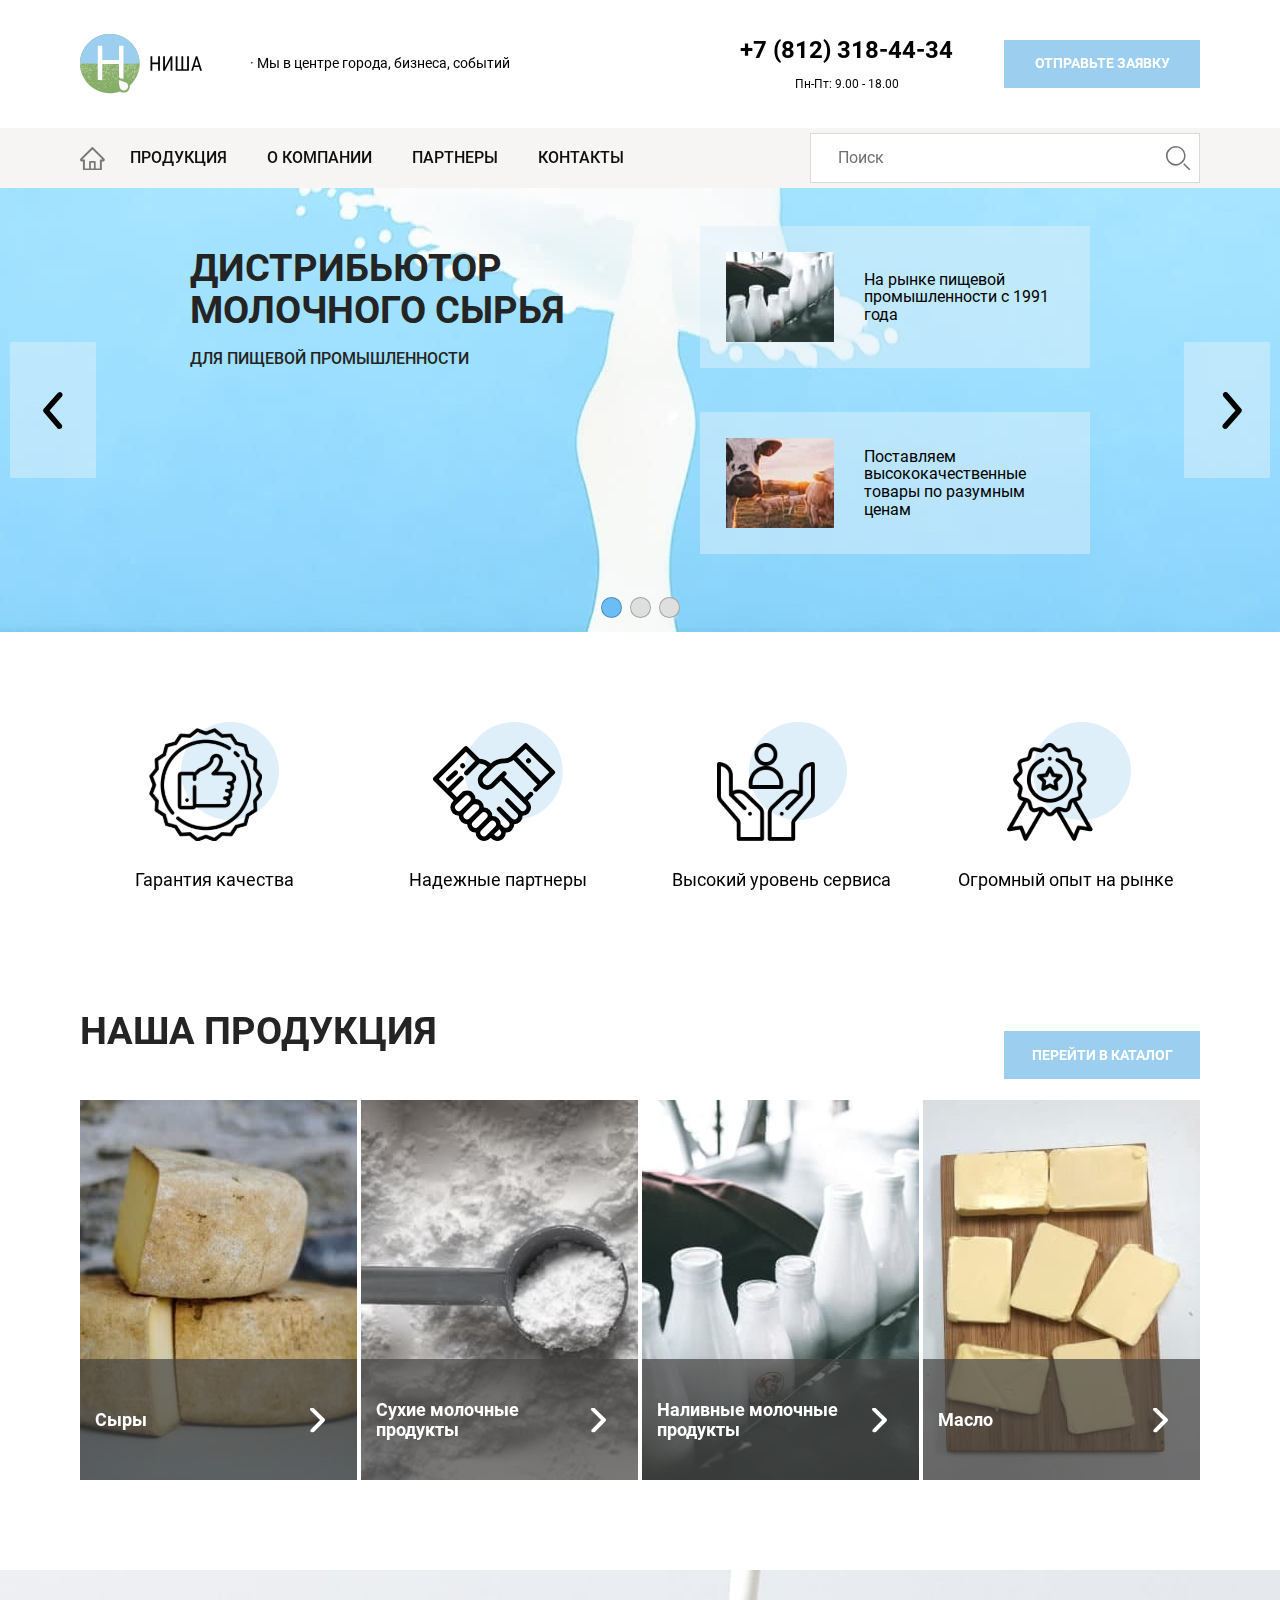
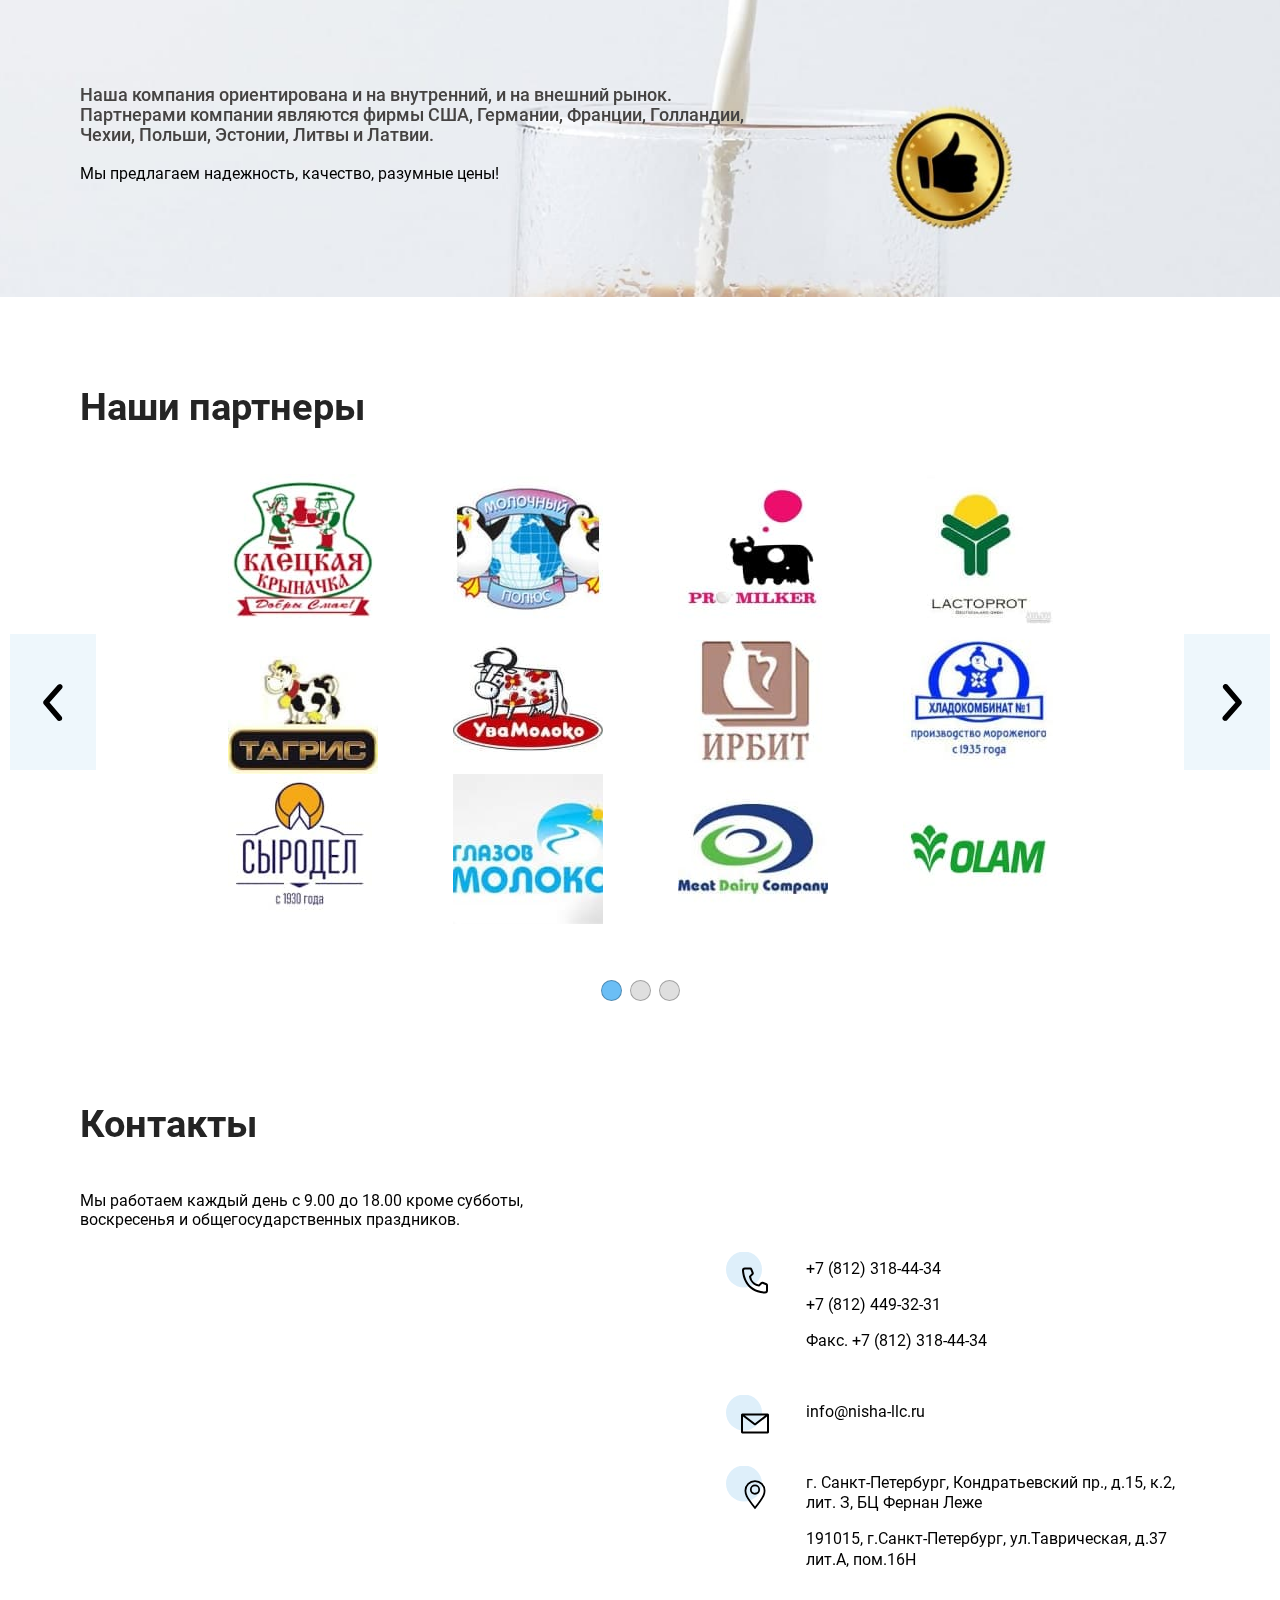
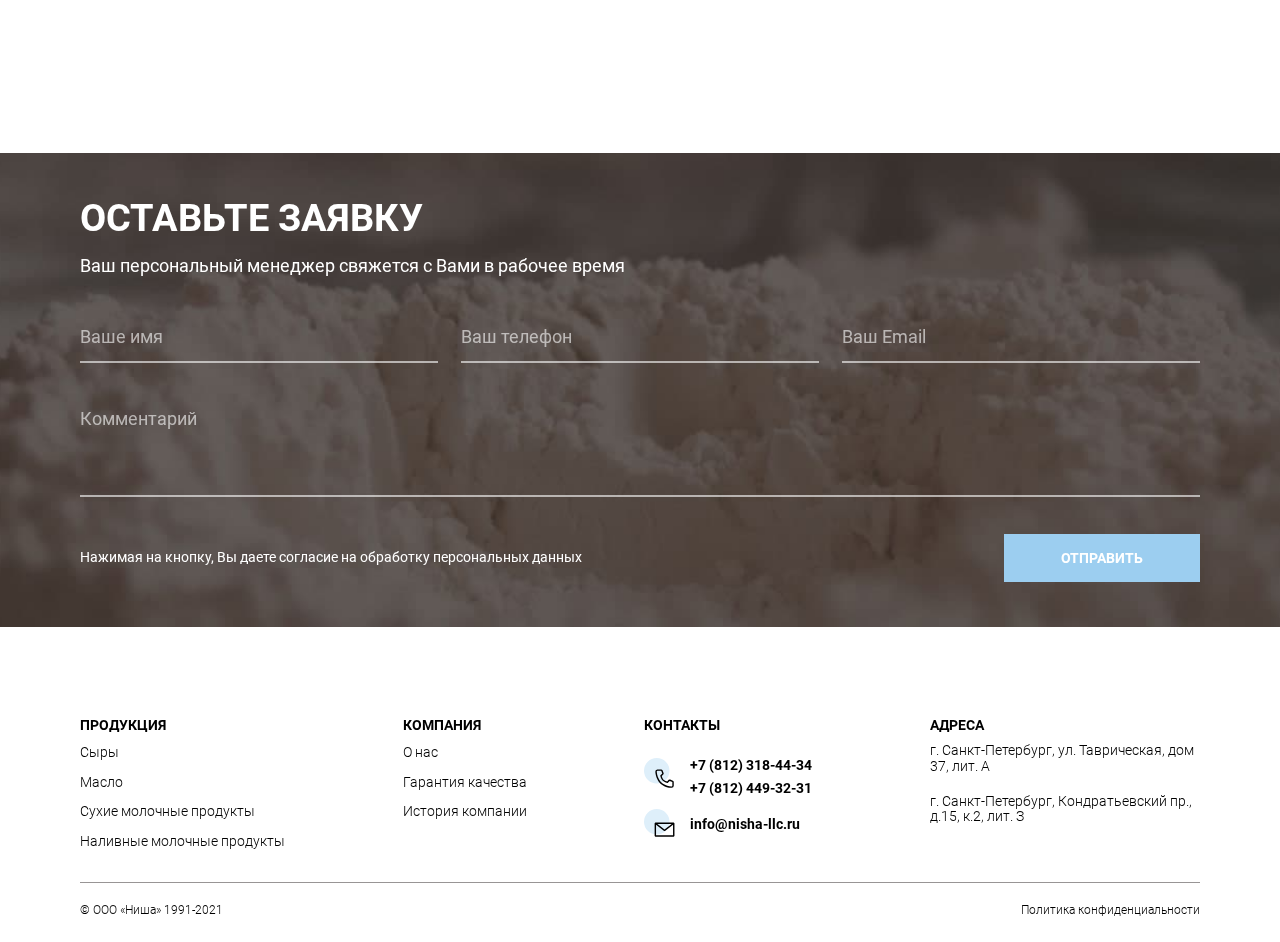
<file: index.html>
<!DOCTYPE html>
<html lang="ru">

<head>
  <meta charset="UTF-8">
  <meta name="viewport" content="width=device-width, initial-scale=1.0">
  <link rel="icon" href="/images/favicon.ico" type="image/x-icon">
  <link rel="shortcut icon" href="/images/favicon.ico" type="image/x-icon">
  <title>Молочка НИША</title>
  <link rel="stylesheet" href="css/swiper.css">
  <link rel="stylesheet" href="css/style.min.css">
</head>

<body>

  <div class="wrapper">
    <div class="mobile-menu">
      <div class="mobile-menu__inner">
        <div class="mobile-menu__close"></div>
        <div class="mobile-menu__callback callback">
          <a class="callback__phone" href="tel:+78123184434">+7 (812) 318-44-34</a>
          <div class="callback__schedule">Пн-Пт: 9.00 - 18.00 </div>
        </div>
        <a class="mobile-menu__btn btn" href="#application">Отправьте заявку</a>
      </div>
    </div>
    <header class="header">
      <div class="header__top">
        <div class="container">
          <div class="header__top-inner">
            <div class="header__top-left">
              <a class="logo" href="index.html">
                <img class="logo__img" src="images/logo.svg" alt="">
              </a>
              <p class="header__top-text"> · Мы в центре города, бизнеса, событий </p>
            </div>
            <div class="header__top-right">
              <div class="header__top-callback callback">
                <a class="callback__phone" href="tel:+78123184434">+7 (812) 318-44-34</a>
                <div class="callback__schedule">Пн-Пт: 9.00 - 18.00 </div>
              </div>
              <a class="header__top-btn btn" href="#application">Отправьте заявку</a>
            </div>
            <div class="burger">
              <div class="burger__inner">
                <div class="burger__item"></div>
                <div class="burger__item"></div>
                <div class="burger__item"></div>
              </div>
            </div>
          </div>
        </div>
      </div>
      <div class="header__bottom">
        <div class="container">
          <div class="header__bottom-inner">
            <nav class="header__menu">
              <ul class="header__menu-list">
                <li class="header__menu-item">
                  <a class="header__menu-link header__menu-link_home" href="index.html"></a>
                </li>
                <li class="header__menu-item">
                  <a class="header__menu-link" href="products.html">Продукция</a>
                </li>
                <li class="header__menu-item">
                  <a class="header__menu-link" href="about.html">О компании</a>
                </li>
                <li class="header__menu-item">
                  <a class="header__menu-link" href="#partners">Партнеры</a>
                </li>
                <li class="header__menu-item">
                  <a class="header__menu-link" href="#contacts">Контакты</a>
                </li>
              </ul>
            </nav>
            <div class="header__search">
              <form class="header__form" action="#" method="POST">
                <input class="header__input" type="search" name="search" autocomplete="off" placeholder="Поиск">
                <button class="header__form-btn" type="submit"></button>
              </form>
              <ul class="header__search-result-list">
                <li class="header__search-result-item">
                  <a class="header__search-result-link" href="product.html">Сухое молоко</a>
                </li>
                <li class="header__search-result-item">
                  <a class="header__search-result-link" href="product.html">Сухая сыворотка</a>
                </li>
                <li class="header__search-result-item">
                  <a class="header__search-result-link" href="product.html">Кефир</a>
                </li>
                <li class="header__search-result-item">
                  <a class="header__search-result-link" href="product.html">Ряженка</a>
                </li>
              </ul>
            </div>
          </div>
        </div>
      </div>
    </header>
    <main class="main">
      <section class="first-slider">
        <div class="js-first-slider swiper-container">
          <div class="swiper-wrapper">
            <div class="swiper-slide" style="background-image: url(images/main/first-slider/1.jpg);">
              <div class="container">
                <div class="first-slider__slide-inner">
                  <div class="first-slider__content">
                    <h1 class="first-slider__title">
                      Дистрибьютор молочного сырья&nbsp;<span>для пищевой промышленности</span>
                    </h1>
                  </div>
                  <div class="first-slider__items">
                    <div class="first-slider__item">
                      <div class="first-slider__item-img-wrapper">
                        <img class="first-slider__item-img" src="images/main/milk-bottles-mini.jpg" alt="">
                      </div>
                      <p class="first-slider__item-text">
                        На рынке пищевой промышленности с 1991 года
                      </p>
                    </div>
                    <div class="first-slider__item">
                      <div class="first-slider__item-img-wrapper">
                        <img class="first-slider__item-img" src="images/main/cow.jpg" alt="">
                      </div>
                      <p class="first-slider__item-text">
                        Поставляем высококачественные товары по разумным ценам
                      </p>
                    </div>
                  </div>
                </div>
              </div>
            </div>
            <div class="swiper-slide" style="background-image: url(images/main/first-slider/1.jpg);">
              <div class="container">
                <div class="first-slider__slide-inner">
                  <div class="first-slider__content">
                    <h2 class="first-slider__title">
                      Дистрибьютор молочного сырья&nbsp;<span>для пищевой промышленности</span>
                    </h2>
                  </div>
                  <div class="first-slider__items">
                    <div class="first-slider__item">
                      <div class="first-slider__item-img-wrapper">
                        <img class="first-slider__item-img" src="images/main/milk-bottles-mini.jpg" alt="">
                      </div>
                      <p class="first-slider__item-text">
                        На рынке пищевой промышленности с 1991 года
                      </p>
                    </div>
                    <div class="first-slider__item">
                      <div class="first-slider__item-img-wrapper">
                        <img class="first-slider__item-img" src="images/main/cow.jpg" alt="">
                      </div>
                      <p class="first-slider__item-text">
                        Поставляем высококачественные товары по разумным ценам
                      </p>
                    </div>
                  </div>
                </div>
              </div>
            </div>
            <div class="swiper-slide" style="background-image: url(images/main/first-slider/1.jpg);">
              <div class="container">
                <div class="first-slider__slide-inner">
                  <div class="first-slider__content">
                    <h2 class="first-slider__title">
                      Дистрибьютор молочного сырья&nbsp;<span>для пищевой промышленности</span>
                    </h2>
                  </div>
                  <div class="first-slider__items">
                    <div class="first-slider__item">
                      <div class="first-slider__item-img-wrapper">
                        <img class="first-slider__item-img" src="images/main/milk-bottles-mini.jpg" alt="">
                      </div>
                      <p class="first-slider__item-text">
                        На рынке пищевой промышленности с 1991 года
                      </p>
                    </div>
                    <div class="first-slider__item">
                      <div class="first-slider__item-img-wrapper">
                        <img class="first-slider__item-img" src="images/main/cow.jpg" alt="">
                      </div>
                      <p class="first-slider__item-text">
                        Поставляем высококачественные товары по разумным ценам
                      </p>
                    </div>
                  </div>
                </div>
              </div>
            </div>
          </div>
          <div class="swiper-pagination"></div>
          <div class="swiper-buttons">
            <div class="swiper-button-prev"></div>
            <div class="swiper-button-next"></div>
          </div>
        </div>
      </section>
      <section class="achievements">
        <div class="container">
          <div class="achievements__items">
            <div class="achievements__item">
              <div class="achievements__img">
                <img src="images/achievements/assurance.svg" alt="">
              </div>
              <h4 class="achievements__text">Гарантия качества</h4>
            </div>
            <div class="achievements__item">
              <div class="achievements__img">
                <img src="images/achievements/reliable.svg" alt="">
              </div>
              <h4 class="achievements__text">Надежные партнеры</h4>
            </div>
            <div class="achievements__item">
              <div class="achievements__img">
                <img src="images/achievements/high-level.svg" alt="">
              </div>
              <h4 class="achievements__text">Высокий уровень сервиса</h4>
            </div>
            <div class="achievements__item">
              <div class="achievements__img">
                <img src="images/achievements/experience.svg" alt="">
              </div>
              <h4 class="achievements__text">Огромный опыт на рынке</h4>
            </div>
          </div>
        </div>
      </section>
      <section class="products">
        <div class="container">
          <div class="products__inner">
            <h2 class="products__title">Наша продукция</h2>
            <a class="products__btn btn" href="products.html">ПЕРЕЙТИ В КАТАЛОГ</a>
            <div class="products__items">
              <div class="products__item">
                <img class="products__img" src="images/main/products/cheese.jpg" alt="">
                <a class="products__item-content" href="product.html">
                  <h3 class="products__item-title">
                    Сыры
                  </h3>
                </a>
              </div>
              <div class="products__item">
                <img class="products__img" src="images/main/products/powdered-milk.jpg" alt="">
                <a class="products__item-content" href="product.html">
                  <h3 class="products__item-title">
                    Сухие молочные продукты
                  </h3>
                </a>
              </div>
              <div class="products__item">
                <img class="products__img" src="images/main/products/milk-bottles-big.jpg" alt="">
                <a class="products__item-content" href="product.html">
                  <h3 class="products__item-title">
                    Наливные молочные продукты
                  </h3>
                </a>
              </div>
              <div class="products__item">
                <img class="products__img" src="images/main/products/butter.jpg" alt="">
                <a class="products__item-content" href="product.html">
                  <h3 class="products__item-title">
                    Масло
                  </h3>
                </a>
              </div>
            </div>
          </div>
        </div>
      </section>
      <section class="partners-countries">
        <div class="container">
          <p>
            Наша компания ориентирована и на внутренний, и на внешний рынок. Партнерами компании являются фирмы США,
            Германии, Франции, Голландии, Чехии, Польши, Эстонии, Литвы и Латвии.
          </p>
          <h3>
            Мы предлагаем надежность, качество, разумные цены!
          </h3>
        </div>
      </section>
      <section class="partners" id="partners">
        <div class="container">
          <h2 class="partners__title">Наши партнеры</h2>
        </div>
        <div class="js-partners-slider partners__slider swiper-container">
          <div class="swiper-wrapper">
            <div class="swiper-slide">
              <div class="container">
                <div class="partners__slide-inner">
                  <div class="partners__img">
                    <img src="images/partners/1.jpg" alt="">
                  </div>
                  <div class="partners__img">
                    <img src="images/partners/2.jpg" alt="">
                  </div>
                  <div class="partners__img">
                    <img src="images/partners/3.jpg" alt="">
                  </div>
                  <div class="partners__img">
                    <img src="images/partners/4.jpg" alt="">
                  </div>
                  <div class="partners__img">
                    <img src="images/partners/5.jpg" alt="">
                  </div>
                  <div class="partners__img">
                    <img src="images/partners/6.jpg" alt="">
                  </div>
                  <div class="partners__img">
                    <img src="images/partners/7.jpg" alt="">
                  </div>
                  <div class="partners__img">
                    <img src="images/partners/8.jpg" alt="">
                  </div>
                  <div class="partners__img">
                    <img src="images/partners/9.jpg" alt="">
                  </div>
                  <div class="partners__img">
                    <img src="images/partners/10.jpg" alt="">
                  </div>
                  <div class="partners__img">
                    <img src="images/partners/11.jpg" alt="">
                  </div>
                  <div class="partners__img">
                    <img src="images/partners/12.jpg" alt="">
                  </div>
                </div>
              </div>
            </div>
            <div class="swiper-slide">
              <div class="container">
                <div class="partners__slide-inner">
                  <div class="partners__img">
                    <img src="images/partners/13.jpg" alt="">
                  </div>
                  <div class="partners__img">
                    <img src="images/partners/14.jpg" alt="">
                  </div>
                  <div class="partners__img">
                    <img src="images/partners/15.jpg" alt="">
                  </div>
                  <div class="partners__img">
                    <img src="images/partners/16.jpg" alt="">
                  </div>
                  <div class="partners__img">
                    <img src="images/partners/17.jpg" alt="">
                  </div>
                  <div class="partners__img">
                    <img src="images/partners/18.jpg" alt="">
                  </div>
                  <div class="partners__img">
                    <img src="images/partners/19.jpg" alt="">
                  </div>
                  <div class="partners__img">
                    <img src="images/partners/20.jpg" alt="">
                  </div>
                  <div class="partners__img">
                    <img src="images/partners/1.jpg" alt="">
                  </div>
                  <div class="partners__img">
                    <img src="images/partners/2.jpg" alt="">
                  </div>
                  <div class="partners__img">
                    <img src="images/partners/3.jpg" alt="">
                  </div>
                  <div class="partners__img">
                    <img src="images/partners/4.jpg" alt="">
                  </div>
                </div>
              </div>
            </div>
            <div class="swiper-slide">
              <div class="container">
                <div class="partners__slide-inner">
                  <div class="partners__img">
                    <img src="images/partners/5.jpg" alt="">
                  </div>
                  <div class="partners__img">
                    <img src="images/partners/14.jpg" alt="">
                  </div>
                  <div class="partners__img">
                    <img src="images/partners/6.jpg" alt="">
                  </div>
                  <div class="partners__img">
                    <img src="images/partners/2.jpg" alt="">
                  </div>
                  <div class="partners__img">
                    <img src="images/partners/17.jpg" alt="">
                  </div>
                  <div class="partners__img">
                    <img src="images/partners/7.jpg" alt="">
                  </div>
                  <div class="partners__img">
                    <img src="images/partners/19.jpg" alt="">
                  </div>
                  <div class="partners__img">
                    <img src="images/partners/18.jpg" alt="">
                  </div>
                  <div class="partners__img">
                    <img src="images/partners/3.jpg" alt="">
                  </div>
                  <div class="partners__img">
                    <img src="images/partners/12.jpg" alt="">
                  </div>
                  <div class="partners__img">
                    <img src="images/partners/20.jpg" alt="">
                  </div>
                  <div class="partners__img">
                    <img src="images/partners/8.jpg" alt="">
                  </div>
                </div>
              </div>
            </div>
          </div>
          <div class="partners__pagination swiper-pagination"></div>
          <div class="swiper-buttons">
            <div class="swiper-button-prev"></div>
            <div class="swiper-button-next"></div>
          </div>
        </div>
      </section>
      <section class="contacts" id="contacts">
        <div class="container">
          <h2 class="contacts__title">Контакты</h2>
          <p class="contacts__desc">
            Мы работаем каждый день с 9.00 до 18.00 кроме субботы, воскресенья и общегосударственных праздников.
          </p>
          <div class="contacts__content">
            <div class="contacts__map">
              <iframe
                src="https://www.google.com/maps/embed?pb=!1m18!1m12!1m3!1d1998.2813954657647!2d30.376199016211313!3d59.94406556862273!2m3!1f0!2f0!3f0!3m2!1i1024!2i768!4f13.1!3m3!1m2!1s0x4696319a7f8c1e3f%3A0xbb058ea08a18dd76!2z0KLQsNCy0YDQuNGH0LXRgdC60LDRjyDRg9C7LiwgMTcsINC70LjRgi4g0JAsINCh0LDQvdC60YIt0J_QtdGC0LXRgNCx0YPRgNCzLCAxOTEwMTU!5e0!3m2!1sru!2sru!4v1624702746195!5m2!1sru!2sru"
                style="border:0;" allowfullscreen="" width="600" height="400" loading="lazy"></iframe>
            </div>
            <div class="contacts__info">
              <div class="contacts__phone">
                <p>+7 (812) 318-44-34</p>
                <p>+7 (812) 449-32-31</p>
                <p class="contacts__phone-fax">Факс. +7 (812) 318-44-34</p>
              </div>
              <div class="contacts__email">
                <p>info@nisha-llc.ru</p>
              </div>
              <div class="contacts__address">
                <p>г. Санкт-Петербург, Кондратьевский пр., д.15, к.2, лит. З, БЦ Фернан Леже</p>
                <p>191015, г.Санкт-Петербург, ул.Таврическая, д.37 лит.А, пом.16Н</p>
              </div>
            </div>
          </div>
        </div>
      </section>
      <section class="application" id="application">
        <div class="container">
          <h2 class="application__title">Оставьте заявку</h2>
          <p class="application__text">
            Ваш персональный менеджер свяжется с Вами в рабочее время
          </p>
          <form class="application__form" action="#" method="post">
            <input class="application__input" type="text" name="username" placeholder="Ваше имя">
            <input class="application__input" type="tel" name="tel" placeholder="Ваш телефон">
            <input class="application__input" type="email" name="email" placeholder="Ваш Email">
            <textarea class="application__textarea" name="comment" placeholder="Комментарий"></textarea>
            <p class="application__agreement">
              Нажимая на кнопку, Вы даете<a href="privacy-policy.html">&nbsp;согласие на обработку персональных
                данных</a>
            </p>
            <button class="application__btn btn" type="submit">Отправить</button>
          </form>
        </div>
      </section>
    </main>
    <footer class="footer">
      <div class="container">
        <div class="footer__columns">
          <div class="footer__column">
            <h4 class="footer__column-title">Продукция</h4>
            <ul class="footer__column-list">
              <li class="footer__column-list-item">
                <a class="footer__column-item-link" href="product.html">Сыры</a>
              </li>
              <li class="footer__column-list-item">
                <a class="footer__column-item-link" href="product.html">Масло</a>
              </li>
              <li class="footer__column-list-item">
                <a class="footer__column-item-link" href="product.html">Сухие молочные продукты</a>
              </li>
              <li class="footer__column-list-item">
                <a class="footer__column-item-link" href="product.html">Наливные молочные продукты</a>
              </li>
            </ul>
          </div>
          <div class="footer__column">
            <h4 class="footer__column-title">Компания</h4>
            <ul class="footer__column-list">
              <li class="footer__column-list-item">
                <a class="footer__column-item-link" href="about.html">О нас</a>
              </li>
              <li class="footer__column-list-item">
                <a class="footer__column-item-link" href="about.html#guarantee">Гарантия качества</a>
              </li>
              <li class="footer__column-list-item">
                <a class="footer__column-item-link" href="about.html#history">История компании</a>
              </li>
            </ul>
          </div>
          <div class="footer__column footer__column_contact">
            <h4 class="footer__column-title">Контакты</h4>
            <div class="footer__column-phones">
              <a class="footer__column-phone" href="tel:+78123184434">
                +7 (812) 318-44-34
              </a>
              <a class="footer__column-phone" href="tel:+78124493231">
                +7 (812) 449-32-31
              </a>
            </div>
            <div class="footer__column-emails">
              <a class="footer__column-email" href="mailto:info@nisha-llc.ru">
                info@nisha-llc.ru
              </a>
            </div>
          </div>
          <div class="footer__column">
            <h4 class="footer__column-title">Адреса</h4>
            <address class="footer__column-addresses">
              <p class="footer__column-address">
                г. Санкт-Петербург, ул. Таврическая, дом 37, лит. А
              </p>
              <p class="footer__column-address">
                г. Санкт-Петербург, Кондратьевский пр., д.15, к.2, лит. З
              </p>
            </address>
          </div>
        </div>
        <div class="footer__bottom">
          <div class="footer__bottom-copy">© ООО «Ниша» 1991-2021</div>
          <a class="footer__policy" href="privacy-policy.html">Политика конфиденциальности</a>
        </div>
      </div>
    </footer>
  </div>

  <script src="js/swiper.js"></script>
  <script src="js/jquery-3.6.0.js"></script>
  <script src="js/mixitup.js"></script>
  <script src="js/main.min.js"></script>
</body>

</html>
</file>
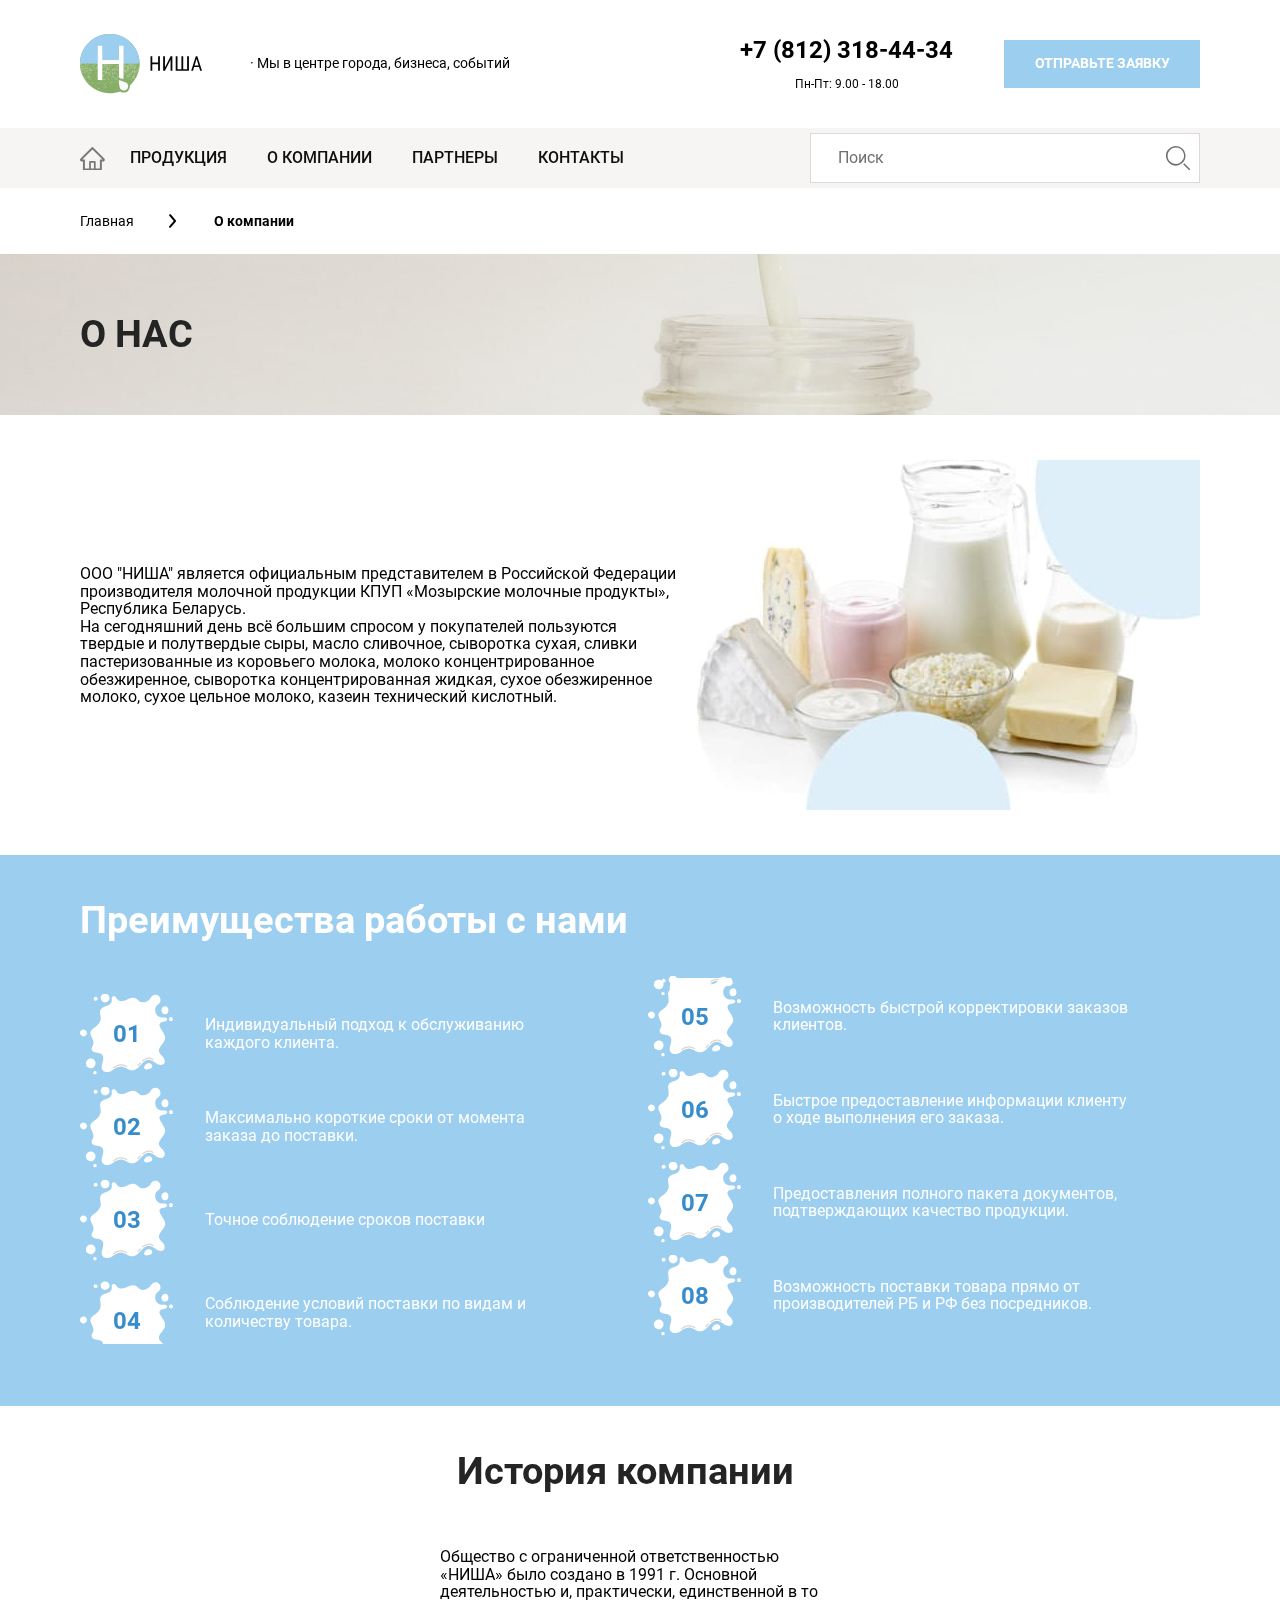
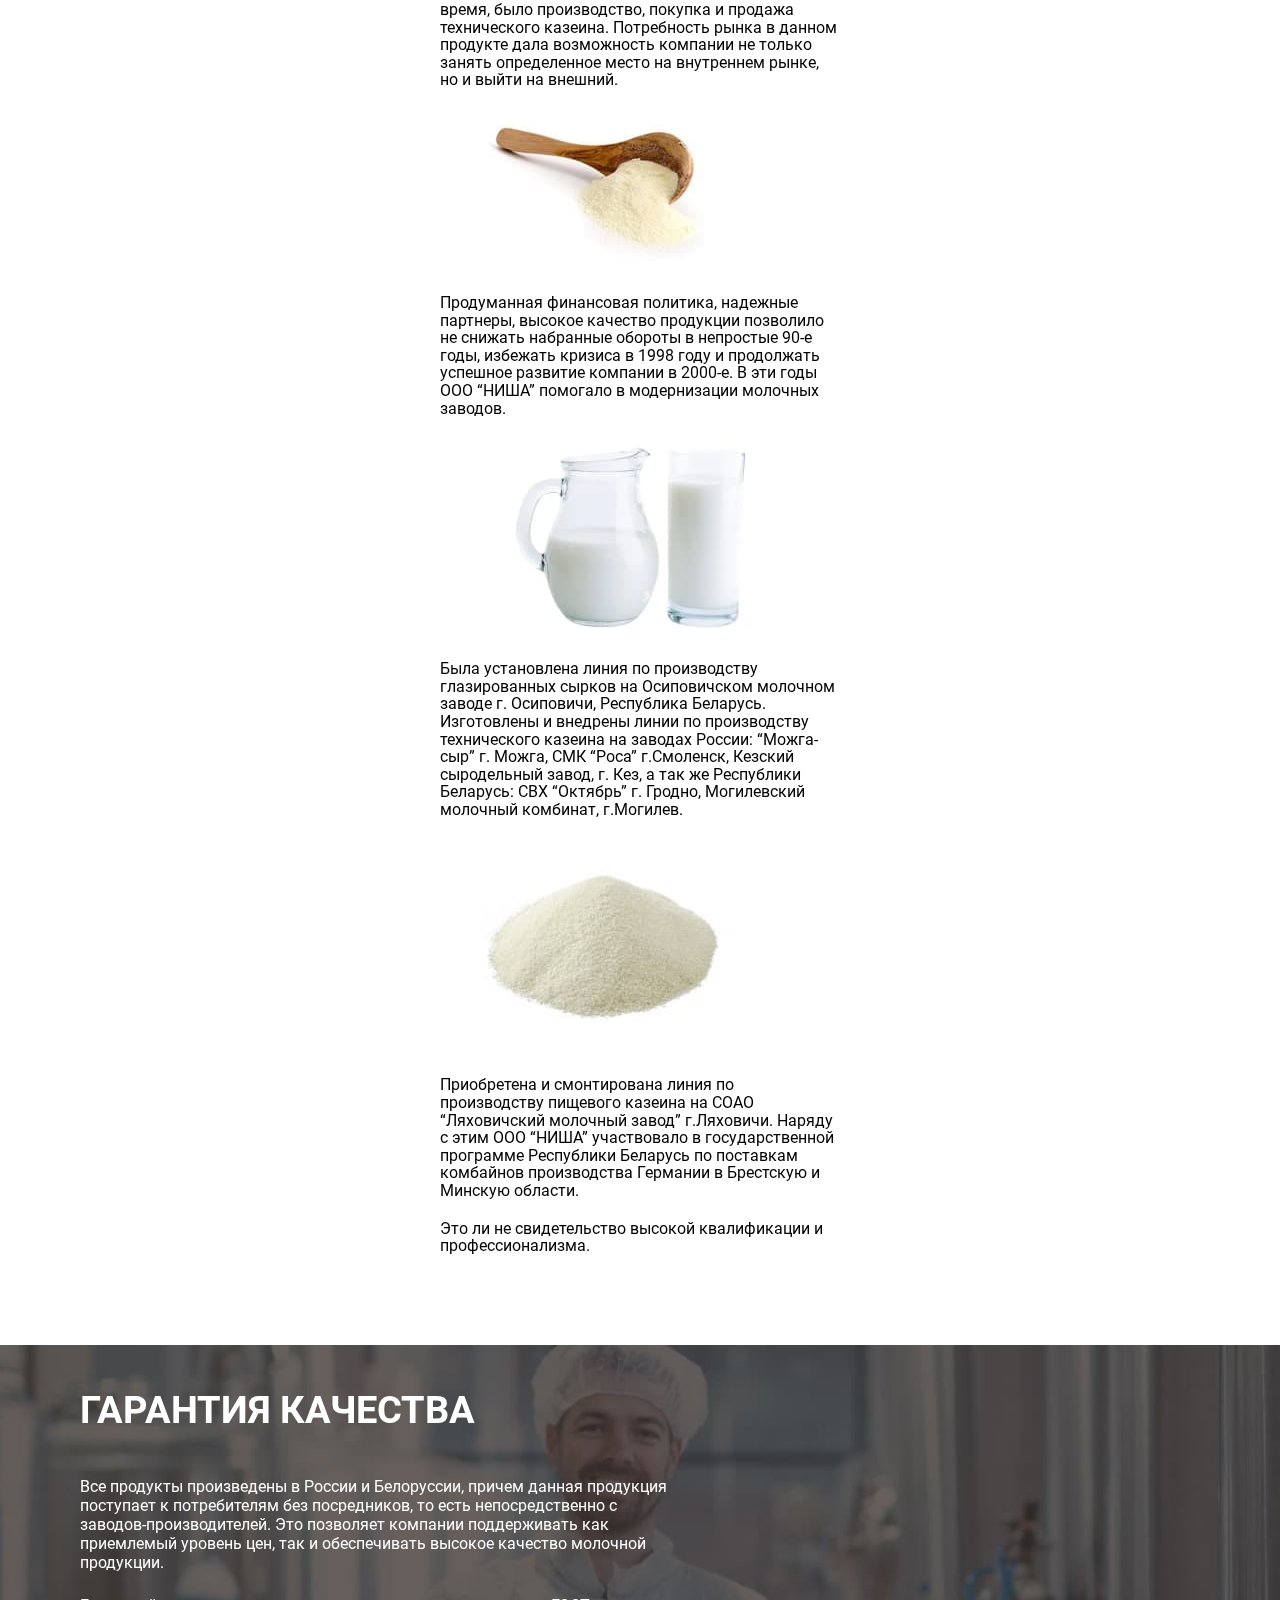
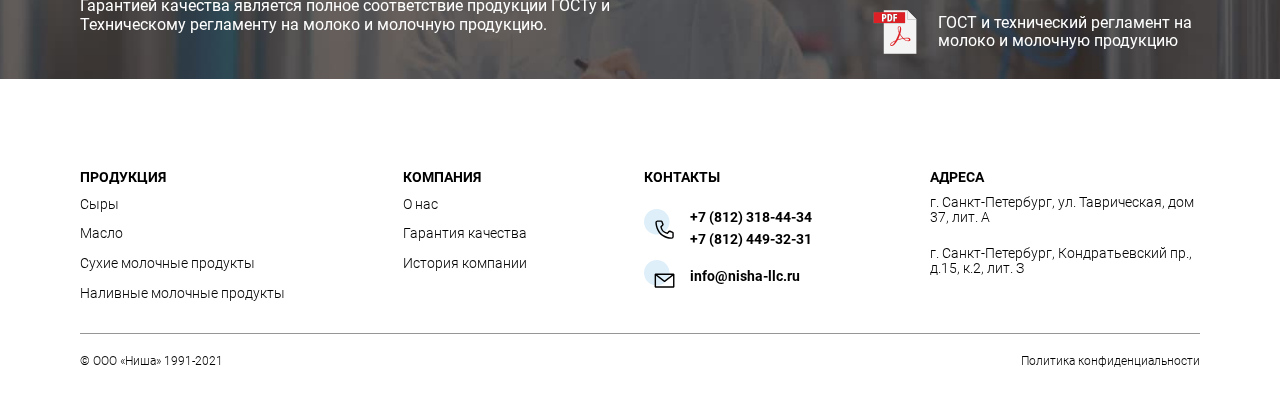
<file: about.html>
<!DOCTYPE html>
<html lang="ru">

<head>
  <meta charset="UTF-8">
  <meta name="viewport" content="width=device-width, initial-scale=1.0">
  <link rel="icon" href="/images/favicon.ico" type="image/x-icon">
  <link rel="shortcut icon" href="/images/favicon.ico" type="image/x-icon">
  <title>Молочка НИША</title>
  <link rel="stylesheet" href="css/swiper.css">
  <link rel="stylesheet" href="css/style.min.css">
</head>

<body>

  <div class="wrapper">
    <div class="mobile-menu">
      <div class="mobile-menu__inner">
        <div class="mobile-menu__close"></div>
        <div class="mobile-menu__callback callback">
          <a class="callback__phone" href="tel:+78123184434">+7 (812) 318-44-34</a>
          <div class="callback__schedule">Пн-Пт: 9.00 - 18.00 </div>
        </div>
        <a class="mobile-menu__btn btn" href="index.html#application">Отправьте заявку</a>
      </div>
    </div>
    <header class="header">
      <div class="header__top">
        <div class="container">
          <div class="header__top-inner">
            <div class="header__top-left">
              <a class="logo" href="index.html">
                <img class="logo__img" src="images/logo.svg" alt="">
              </a>
              <p class="header__top-text"> · Мы в центре города, бизнеса, событий </p>
            </div>
            <div class="header__top-right">
              <div class="header__top-callback callback">
                <a class="callback__phone" href="tel:+78123184434">+7 (812) 318-44-34</a>
                <div class="callback__schedule">Пн-Пт: 9.00 - 18.00 </div>
              </div>
              <a class="header__top-btn btn" href="index.html#application">Отправьте заявку</a>
            </div>
            <div class="burger">
              <div class="burger__inner">
                <div class="burger__item"></div>
                <div class="burger__item"></div>
                <div class="burger__item"></div>
              </div>
            </div>
          </div>
        </div>
      </div>
      <div class="header__bottom">
        <div class="container">
          <div class="header__bottom-inner">
            <nav class="header__menu">
              <ul class="header__menu-list">
                <li class="header__menu-item">
                  <a class="header__menu-link header__menu-link_home" href="index.html"></a>
                </li>
                <li class="header__menu-item">
                  <a class="header__menu-link" href="products.html">Продукция</a>
                </li>
                <li class="header__menu-item">
                  <a class="header__menu-link" href="about.html">О компании</a>
                </li>
                <li class="header__menu-item">
                  <a class="header__menu-link" href="index.html#partners">Партнеры</a>
                </li>
                <li class="header__menu-item">
                  <a class="header__menu-link" href="about.html#contacts">Контакты</a>
                </li>
              </ul>
            </nav>
            <div class="header__search">
              <form class="header__form" action="#" method="POST">
                <input class="header__input" type="search" name="search" autocomplete="off" placeholder="Поиск">
                <button class="header__form-btn" type="submit"></button>
              </form>
              <ul class="header__search-result-list">
                <li class="header__search-result-item">
                  <a class="header__search-result-link" href="product.html">Сухое молоко</a>
                </li>
                <li class="header__search-result-item">
                  <a class="header__search-result-link" href="product.html">Сухая сыворотка</a>
                </li>
                <li class="header__search-result-item">
                  <a class="header__search-result-link" href="product.html">Кефир</a>
                </li>
                <li class="header__search-result-item">
                  <a class="header__search-result-link" href="product.html">Ряженка</a>
                </li>
              </ul>
            </div>
          </div>
        </div>
      </div>
    </header>
    <main class="main">
      <section class="first-screen first-screen_about">
        <div class="container">
          <h1 class="first-screen__title">О нас</h1>
        </div>
      </section>
      <div class="breadcrumb">
        <div class="container">
          <ul class="breadcrumb__list">
            <li class="breadcrumb__item">
              <a class="breadcrumb__link" href="index.html">Главная</a>
            </li>
            <li class="breadcrumb__item">
              <span class="breadcrumb__link breadcrumb__link_base">О компании</span>
            </li>
          </ul>
        </div>
      </div>
      <section class="about">
        <div class="container">
          <div class="about__inner">
            <div class="about__text">
              <h4>
                ООО "НИША" является официальным представителем в Российской Федерации производителя молочной продукции
                КПУП «Мозырские молочные продукты», Республика Беларусь.
              </h4>
              <p>
                На сегодняшний день всё большим спросом у покупателей пользуются твердые и полутвердые сыры, масло
                сливочное, сыворотка сухая, сливки пастеризованные из коровьего молока, молоко концентрированное
                обезжиренное, сыворотка концентрированная жидкая, сухое обезжиренное молоко, сухое цельное молоко,
                казеин
                технический кислотный.
              </p>
            </div>
            <div class="about__img">
              <img src="images/main/dairy-products.jpg" alt="">
            </div>
          </div>
        </div>
      </section>
      <section class="advantage">
        <div class="container">
          <h2 class="advantage__title">
            Преимущества работы с&nbsp;нами
          </h2>
          <ol class="advantage__list">
            <li class="advantage__item">
              Индивидуальный подход к обслуживанию каждого клиента.
            </li>
            <li class="advantage__item">
              Максимально короткие сроки от момента заказа до поставки.
            </li>
            <li class="advantage__item">
              Точное соблюдение сроков поставки
            </li>
            <li class="advantage__item">
              Соблюдение условий поставки по видам и количеству товара.
            </li>
            <li class="advantage__item">
              Возможность быстрой корректировки заказов клиентов.
            </li>
            <li class="advantage__item">
              Быстрое предоставление информации клиенту о ходе выполнения его заказа.
            </li>
            <li class="advantage__item">
              Предоставления полного пакета документов, подтверждающих качество продукции.
            </li>
            <li class="advantage__item">
              Возможность поставки товара прямо от производителей РБ и РФ без посредников.
            </li>
          </ol>
        </div>
      </section>
      <section class="history" id="history">
        <div class="container">
          <h2 class="history__title">
            История компании
          </h2>
        </div>
        <div class="history__items">
          <div class="container">
            <div class="history__items-inner">
              <div class="history__item">
                <p class="history__item-text">
                  Общество с ограниченной ответственностью «НИША» было создано в 1991 г. Основной деятельностью и,
                  практически, единственной в то время, было производство, покупка и продажа технического казеина.
                  Потребность рынка в данном продукте дала возможность компании не только занять определенное место на
                  внутреннем рынке, но и выйти на внешний.
                </p>
                <div class="history__item-img">
                  <img src="images/history-company/history-spoon.jpg" alt="">
                </div>
              </div>
              <div class="history__item history__item_right-align">
                <p class="history__item-text">
                  Продуманная финансовая политика, надежные партнеры, высокое качество продукции позволило не снижать
                  набранные обороты в непростые 90-е годы, избежать кризиса в 1998 году и продолжать успешное развитие
                  компании в 2000-е. В эти годы ООО “НИША” помогало в модернизации молочных заводов.
                </p>
                <div class="history__item-img">
                  <img src="images/history-company/history-milk.jpg" alt="">
                </div>
              </div>
              <div class="history__item">
                <p class="history__item-text">
                  Была установлена линия по производству глазированных сырков на Осиповичском молочном заводе г.
                  Осиповичи, Республика Беларусь. Изготовлены и внедрены линии по производству технического казеина на
                  заводах России: “Можга-сыр” г. Можга, СМК “Роса” г.Смоленск, Кезский сыродельный завод, г. Кез, а так
                  же
                  Республики Беларусь: СВХ “Октябрь” г. Гродно, Могилевский молочный комбинат, г.Могилев.
                </p>
                <div class="history__item-img">
                  <img src="images/history-company/history-bunch-full.jpg" alt="">
                </div>
              </div>
              <div class="history__item history__item_right-align">
                <p class="history__item-text">
                  Приобретена и смонтирована линия по производству пищевого казеина на СОАО “Ляховичский молочный завод”
                  г.Ляховичи. Наряду с этим ООО “НИША” участвовало в государственной программе Республики Беларусь по
                  поставкам комбайнов производства Германии в Брестскую и Минскую области.
                </p>
                <p class="history__item-text">
                  Это ли не свидетельство высокой квалификации и профессионализма.
                </p>
              </div>
            </div>
          </div>
        </div>
      </section>
      <section class="guarantee" id="guarantee">
        <div class="container">
          <div class="guarantee__inner">
            <div class="guarantee__content">
              <h2 class="guarantee__title">Гарантия качества</h2>
              <div class="guarantee__text">
                <p>
                  Все продукты произведены в России и Белоруссии, причем данная продукция поступает к потребителям без
                  посредников, то есть непосредственно с заводов-производителей. Это позволяет компании поддерживать как
                  приемлемый уровень цен, так и обеспечивать высокое качество молочной продукции.
                </p>
                <p>
                  Гарантией качества является полное соответствие продукции ГОСТу и Техническому регламенту на молоко и
                  молочную продукцию.
                </p>
              </div>
            </div>
            <a class="guarantee__gost" href="files/text.pdf">
              <img class="guarantee__file" src="images/icons/pdf-file.svg" alt="">
              ГОСТ и технический регламент на молоко и молочную продукцию
            </a>
          </div>
        </div>
      </section>
    </main>
    <footer class="footer">
      <div class="container">
        <div class="footer__columns">
          <div class="footer__column">
            <h4 class="footer__column-title">Продукция</h4>
            <ul class="footer__column-list">
              <li class="footer__column-list-item">
                <a class="footer__column-item-link" href="product.html">Сыры</a>
              </li>
              <li class="footer__column-list-item">
                <a class="footer__column-item-link" href="product.html">Масло</a>
              </li>
              <li class="footer__column-list-item">
                <a class="footer__column-item-link" href="product.html">Сухие молочные продукты</a>
              </li>
              <li class="footer__column-list-item">
                <a class="footer__column-item-link" href="product.html">Наливные молочные продукты</a>
              </li>
            </ul>
          </div>
          <div class="footer__column">
            <h4 class="footer__column-title">Компания</h4>
            <ul class="footer__column-list">
              <li class="footer__column-list-item">
                <a class="footer__column-item-link" href="about.html">О нас</a>
              </li>
              <li class="footer__column-list-item">
                <a class="footer__column-item-link" href="about.html#guarantee">Гарантия качества</a>
              </li>
              <li class="footer__column-list-item">
                <a class="footer__column-item-link" href="about.html#history">История компании</a>
              </li>
            </ul>
          </div>
          <div class="footer__column footer__column_contact">
            <h4 class="footer__column-title">Контакты</h4>
            <div class="footer__column-phones">
              <a class="footer__column-phone" href="tel:+78123184434">
                +7 (812) 318-44-34
              </a>
              <a class="footer__column-phone" href="tel:+78124493231">
                +7 (812) 449-32-31
              </a>
            </div>
            <div class="footer__column-emails">
              <a class="footer__column-email" href="mailto:info@nisha-llc.ru">
                info@nisha-llc.ru
              </a>
            </div>
          </div>
          <div class="footer__column">
            <h4 class="footer__column-title">Адреса</h4>
            <address class="footer__column-addresses">
              <p class="footer__column-address">
                г. Санкт-Петербург, ул. Таврическая, дом 37, лит. А
              </p>
              <p class="footer__column-address">
                г. Санкт-Петербург, Кондратьевский пр., д.15, к.2, лит. З
              </p>
            </address>
          </div>
        </div>
        <div class="footer__bottom">
          <div class="footer__bottom-copy">© ООО «Ниша» 1991-2021</div>
          <a class="footer__policy" href="privacy-policy.html">Политика конфиденциальности</a>
        </div>
      </div>
    </footer>
  </div>

  <script src="js/swiper.js"></script>
  <script src="js/jquery-3.6.0.js"></script>
  <script src="js/mixitup.js"></script>
  <script src="js/main.min.js"></script>
</body>

</html>
</file>
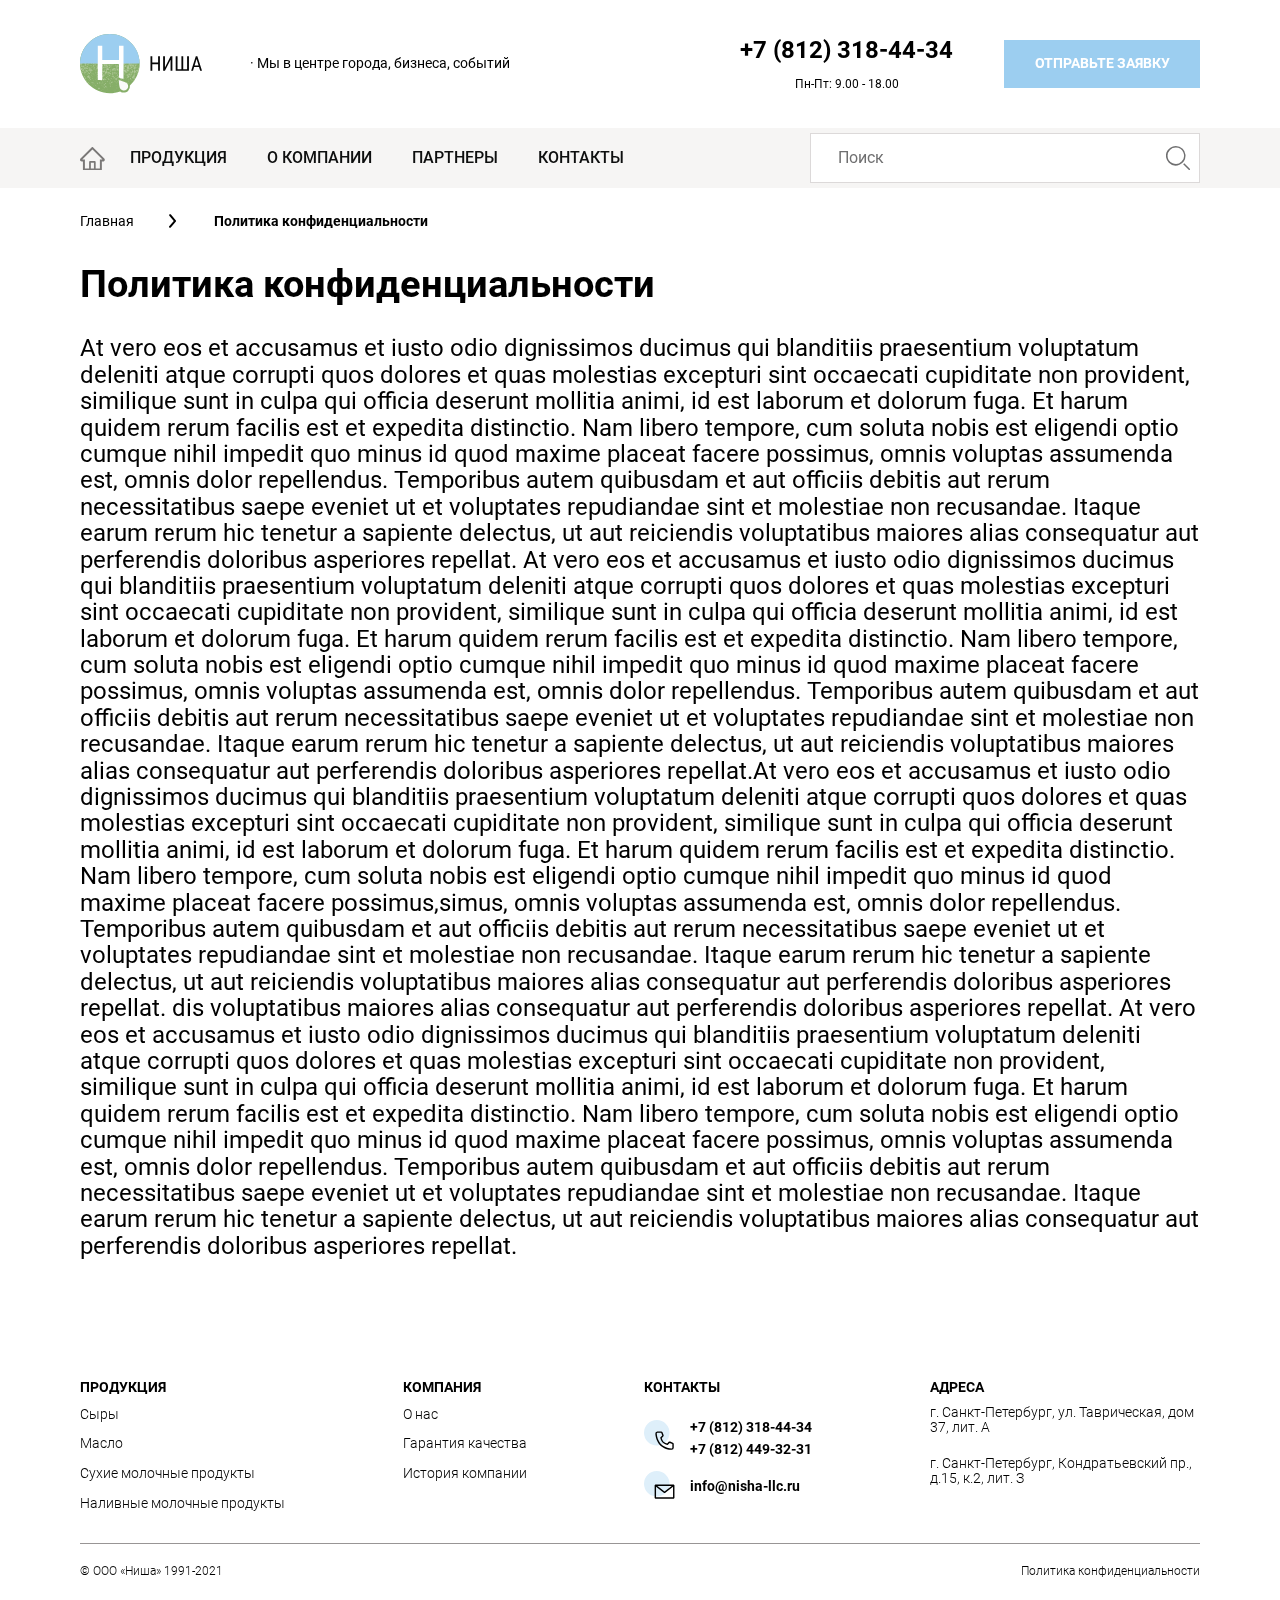
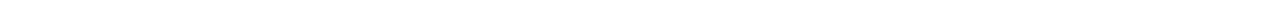
<file: privacy-policy.html>
<!DOCTYPE html>
<html lang="ru">

<head>
  <meta charset="UTF-8">
  <meta name="viewport" content="width=device-width, initial-scale=1.0">
  <link rel="icon" href="/images/favicon.ico" type="image/x-icon">
  <link rel="shortcut icon" href="/images/favicon.ico" type="image/x-icon">
  <title>Молочка НИША</title>
  <link rel="stylesheet" href="css/swiper.css">
  <link rel="stylesheet" href="css/style.min.css">
</head>

<body>

  <div class="wrapper">
    <div class="mobile-menu">
      <div class="mobile-menu__inner">
        <div class="mobile-menu__close"></div>
        <div class="mobile-menu__callback callback">
          <a class="callback__phone" href="tel:+78123184434">+7 (812) 318-44-34</a>
          <div class="callback__schedule">Пн-Пт: 9.00 - 18.00 </div>
        </div>
        <a class="mobile-menu__btn btn" href="index.html#application">Отправьте заявку</a>
      </div>
    </div>
    <header class="header">
      <div class="header__top">
        <div class="container">
          <div class="header__top-inner">
            <div class="header__top-left">
              <a class="logo" href="index.html">
                <img class="logo__img" src="images/logo.svg" alt="">
              </a>
              <p class="header__top-text"> · Мы в центре города, бизнеса, событий </p>
            </div>
            <div class="header__top-right">
              <div class="header__top-callback callback">
                <a class="callback__phone" href="tel:+78123184434">+7 (812) 318-44-34</a>
                <div class="callback__schedule">Пн-Пт: 9.00 - 18.00 </div>
              </div>
              <a class="header__top-btn btn" href="index.html#application">Отправьте заявку</a>
            </div>
            <div class="burger">
              <div class="burger__inner">
                <div class="burger__item"></div>
                <div class="burger__item"></div>
                <div class="burger__item"></div>
              </div>
            </div>
          </div>
        </div>
      </div>
      <div class="header__bottom">
        <div class="container">
          <div class="header__bottom-inner">
            <nav class="header__menu">
              <ul class="header__menu-list">
                <li class="header__menu-item">
                  <a class="header__menu-link header__menu-link_home" href="index.html"></a>
                </li>
                <li class="header__menu-item">
                  <a class="header__menu-link" href="products.html">Продукция</a>
                </li>
                <li class="header__menu-item">
                  <a class="header__menu-link" href="about.html">О компании</a>
                </li>
                <li class="header__menu-item">
                  <a class="header__menu-link" href="index.html#partners">Партнеры</a>
                </li>
                <li class="header__menu-item">
                  <a class="header__menu-link" href="about.html#contacts">Контакты</a>
                </li>
              </ul>
            </nav>
            <div class="header__search">
              <form class="header__form" action="#" method="POST">
                <input class="header__input" type="search" name="search" autocomplete="off" placeholder="Поиск">
                <button class="header__form-btn" type="submit"></button>
              </form>
              <ul class="header__search-result-list">
                <li class="header__search-result-item">
                  <a class="header__search-result-link" href="product.html">Сухое молоко</a>
                </li>
                <li class="header__search-result-item">
                  <a class="header__search-result-link" href="product.html">Сухая сыворотка</a>
                </li>
                <li class="header__search-result-item">
                  <a class="header__search-result-link" href="product.html">Кефир</a>
                </li>
                <li class="header__search-result-item">
                  <a class="header__search-result-link" href="product.html">Ряженка</a>
                </li>
              </ul>
            </div>
          </div>
        </div>
      </div>
    </header>
    <main class="main">
      <div class="breadcrumb">
        <div class="container">
          <ul class="breadcrumb__list">
            <li class="breadcrumb__item">
              <a class="breadcrumb__link" href="index.html">Главная</a>
            </li>
            <li class="breadcrumb__item">
              <span class="breadcrumb__link breadcrumb__link_base">Политика конфиденциальности</span>
            </li>
          </ul>
        </div>
      </div>
      <section class="privacy-policy">
        <div class="container">
          <h1 class="privacy-policy__title">Политика конфиденциальности</h1>
          <div class="privacy-policy__text">
            At vero eos et accusamus et iusto odio dignissimos ducimus qui blanditiis praesentium voluptatum deleniti
            atque corrupti quos dolores et quas molestias excepturi sint occaecati cupiditate non provident, similique
            sunt in culpa qui officia deserunt mollitia animi, id est laborum et dolorum fuga. Et harum quidem rerum
            facilis est et expedita distinctio. Nam libero tempore, cum soluta nobis est eligendi optio cumque nihil
            impedit quo minus id quod maxime placeat facere possimus, omnis voluptas assumenda est, omnis dolor
            repellendus. Temporibus autem quibusdam et aut officiis debitis aut rerum necessitatibus saepe eveniet ut et
            voluptates repudiandae sint et molestiae non recusandae. Itaque earum rerum hic tenetur a sapiente delectus,
            ut aut reiciendis voluptatibus maiores alias consequatur aut perferendis doloribus asperiores repellat. At
            vero eos et accusamus et iusto odio dignissimos ducimus qui blanditiis praesentium voluptatum deleniti atque
            corrupti quos dolores et quas molestias excepturi sint occaecati cupiditate non provident, similique sunt in
            culpa qui officia deserunt mollitia animi, id est laborum et dolorum fuga. Et harum quidem rerum facilis est
            et expedita distinctio. Nam libero tempore, cum soluta nobis est eligendi optio cumque nihil impedit quo
            minus
            id quod maxime placeat facere possimus, omnis voluptas assumenda est, omnis dolor repellendus. Temporibus
            autem quibusdam et aut officiis debitis aut rerum necessitatibus saepe eveniet ut et voluptates repudiandae
            sint et molestiae non recusandae. Itaque earum rerum hic tenetur a sapiente delectus, ut aut reiciendis
            voluptatibus maiores alias consequatur aut perferendis doloribus asperiores repellat.At vero eos et
            accusamus
            et iusto odio dignissimos ducimus qui blanditiis praesentium voluptatum deleniti atque corrupti quos dolores
            et quas molestias excepturi sint occaecati cupiditate non provident, similique sunt in culpa qui officia
            deserunt mollitia animi, id est laborum et dolorum fuga. Et harum quidem rerum facilis est et expedita
            distinctio. Nam libero tempore, cum soluta nobis est eligendi optio cumque nihil impedit quo minus id quod
            maxime placeat facere possimus,simus, omnis voluptas assumenda est, omnis dolor repellendus. Temporibus
            autem
            quibusdam et aut officiis debitis aut rerum necessitatibus saepe eveniet ut et voluptates repudiandae sint
            et
            molestiae non recusandae. Itaque earum rerum hic tenetur a sapiente delectus, ut aut reiciendis voluptatibus
            maiores alias consequatur aut perferendis doloribus asperiores repellat. dis voluptatibus maiores alias
            consequatur aut perferendis doloribus asperiores repellat. At vero eos et accusamus et iusto odio
            dignissimos
            ducimus qui blanditiis praesentium voluptatum deleniti atque corrupti quos dolores et quas molestias
            excepturi
            sint occaecati cupiditate non provident, similique sunt in culpa qui officia deserunt mollitia animi, id est
            laborum et dolorum fuga. Et harum quidem rerum facilis est et expedita distinctio. Nam libero tempore, cum
            soluta nobis est eligendi optio cumque nihil impedit quo minus id quod maxime placeat facere possimus, omnis
            voluptas assumenda est, omnis dolor repellendus. Temporibus autem quibusdam et aut officiis debitis aut
            rerum
            necessitatibus saepe eveniet ut et voluptates repudiandae sint et molestiae non recusandae. Itaque earum
            rerum
            hic tenetur a sapiente delectus, ut aut reiciendis voluptatibus maiores alias consequatur aut perferendis
            doloribus asperiores repellat.
          </div>
        </div>
      </section>
    </main>
    <footer class="footer">
      <div class="container">
        <div class="footer__columns">
          <div class="footer__column">
            <h4 class="footer__column-title">Продукция</h4>
            <ul class="footer__column-list">
              <li class="footer__column-list-item">
                <a class="footer__column-item-link" href="product.html">Сыры</a>
              </li>
              <li class="footer__column-list-item">
                <a class="footer__column-item-link" href="product.html">Масло</a>
              </li>
              <li class="footer__column-list-item">
                <a class="footer__column-item-link" href="product.html">Сухие молочные продукты</a>
              </li>
              <li class="footer__column-list-item">
                <a class="footer__column-item-link" href="product.html">Наливные молочные продукты</a>
              </li>
            </ul>
          </div>
          <div class="footer__column">
            <h4 class="footer__column-title">Компания</h4>
            <ul class="footer__column-list">
              <li class="footer__column-list-item">
                <a class="footer__column-item-link" href="about.html">О нас</a>
              </li>
              <li class="footer__column-list-item">
                <a class="footer__column-item-link" href="about.html#guarantee">Гарантия качества</a>
              </li>
              <li class="footer__column-list-item">
                <a class="footer__column-item-link" href="about.html#history">История компании</a>
              </li>
            </ul>
          </div>
          <div class="footer__column footer__column_contact">
            <h4 class="footer__column-title">Контакты</h4>
            <div class="footer__column-phones">
              <a class="footer__column-phone" href="tel:+78123184434">
                +7 (812) 318-44-34
              </a>
              <a class="footer__column-phone" href="tel:+78124493231">
                +7 (812) 449-32-31
              </a>
            </div>
            <div class="footer__column-emails">
              <a class="footer__column-email" href="mailto:info@nisha-llc.ru">
                info@nisha-llc.ru
              </a>
            </div>
          </div>
          <div class="footer__column">
            <h4 class="footer__column-title">Адреса</h4>
            <address class="footer__column-addresses">
              <p class="footer__column-address">
                г. Санкт-Петербург, ул. Таврическая, дом 37, лит. А
              </p>
              <p class="footer__column-address">
                г. Санкт-Петербург, Кондратьевский пр., д.15, к.2, лит. З
              </p>
            </address>
          </div>
        </div>
        <div class="footer__bottom">
          <div class="footer__bottom-copy">© ООО «Ниша» 1991-2021</div>
          <a class="footer__policy" href="privacy-policy.html">Политика конфиденциальности</a>
        </div>
      </div>
    </footer>
  </div>

  <script src="js/swiper.js"></script>
  <script src="js/jquery-3.6.0.js"></script>
  <script src="js/mixitup.js"></script>
  <script src="js/main.min.js"></script>
</body>

</html>
</file>
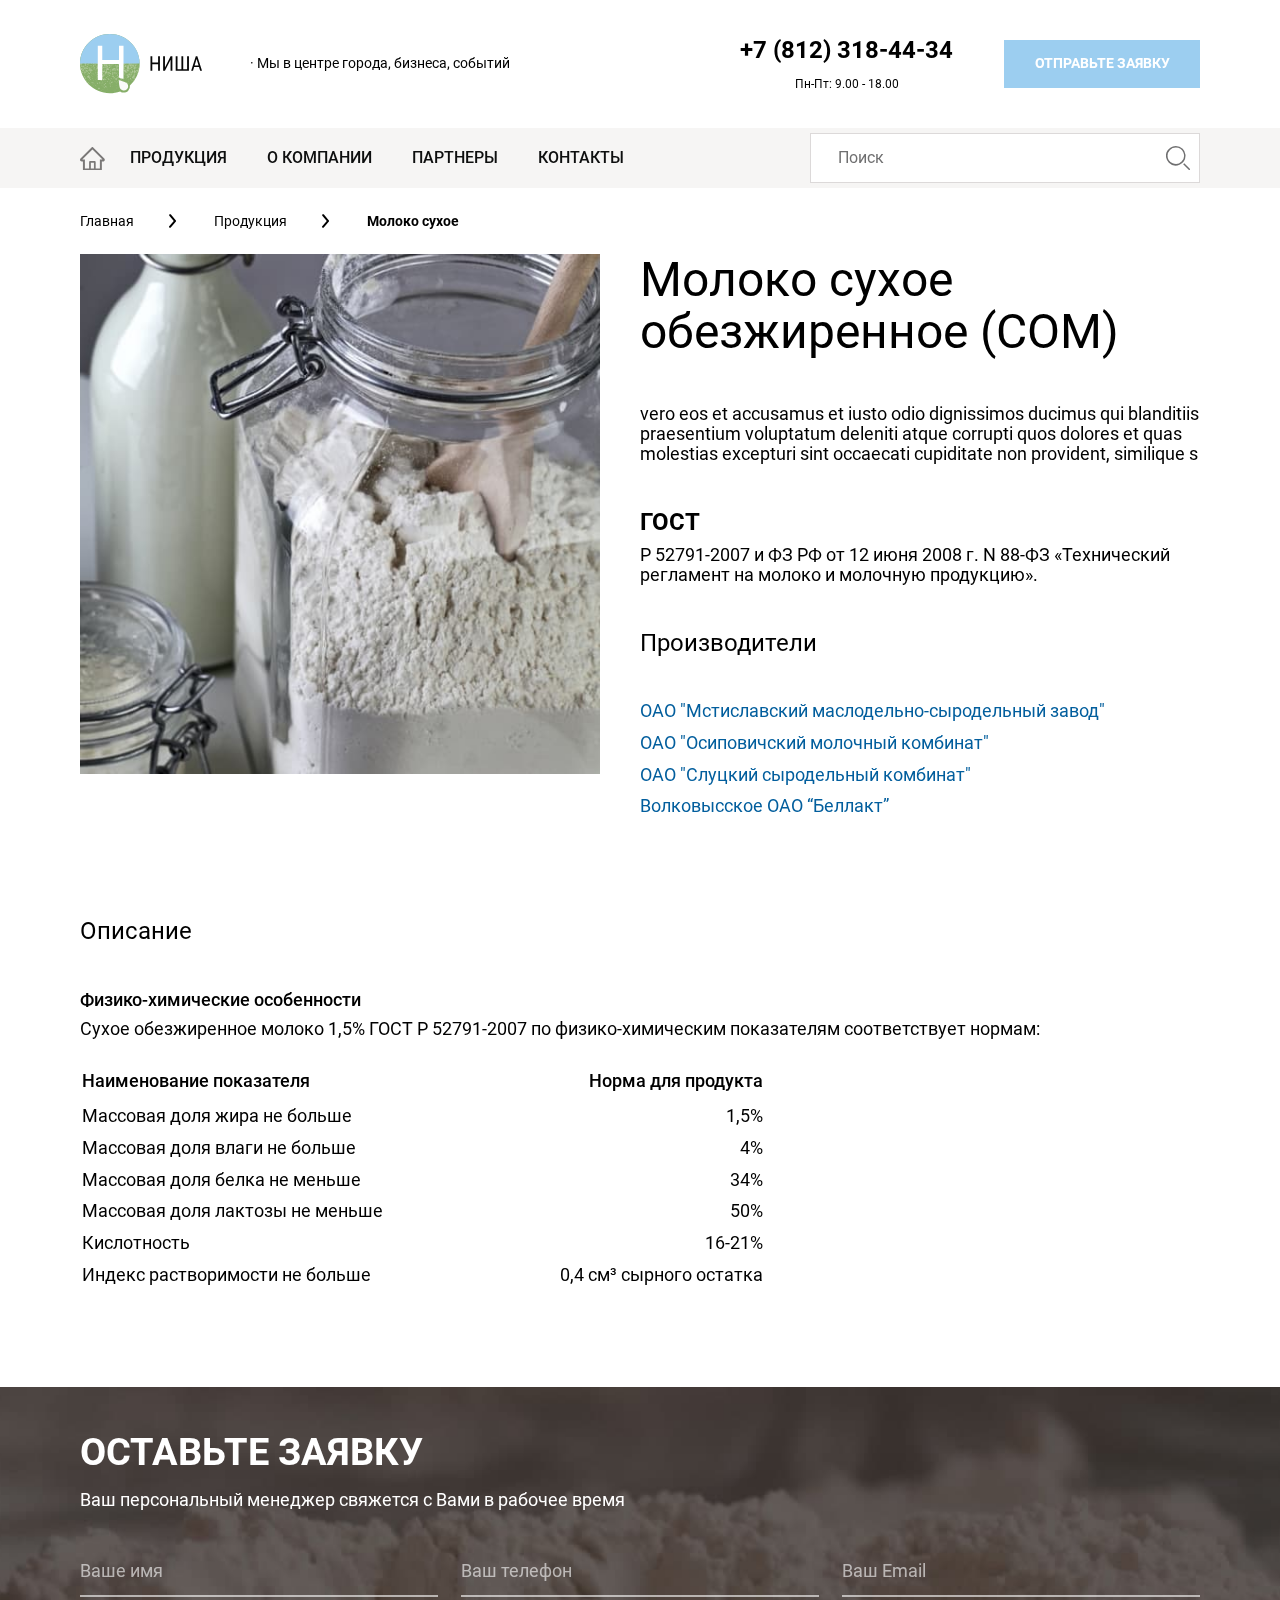
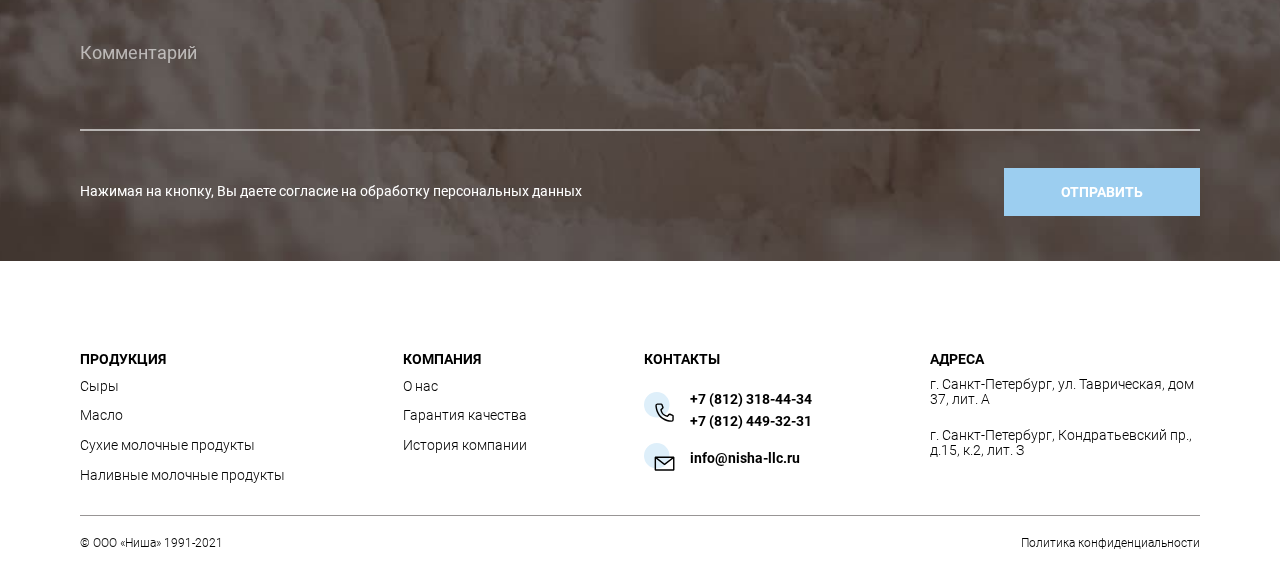
<file: product.html>
<!DOCTYPE html>
<html lang="ru">

<head>
  <meta charset="UTF-8">
  <meta name="viewport" content="width=device-width, initial-scale=1.0">
  <link rel="icon" href="/images/favicon.ico" type="image/x-icon">
  <link rel="shortcut icon" href="/images/favicon.ico" type="image/x-icon">
  <title>Молочка НИША</title>
  <link rel="stylesheet" href="css/swiper.css">
  <link rel="stylesheet" href="css/style.min.css">
</head>

<body>

  <div class="wrapper">
    <div class="mobile-menu">
      <div class="mobile-menu__inner">
        <div class="mobile-menu__close"></div>
        <div class="mobile-menu__callback callback">
          <a class="callback__phone" href="tel:+78123184434">+7 (812) 318-44-34</a>
          <div class="callback__schedule">Пн-Пт: 9.00 - 18.00 </div>ы
        </div>
        <a class="mobile-menu__btn btn" href="#application">Отправьте заявку</a>
      </div>
    </div>
    <header class="header">
      <div class="header__top">
        <div class="container">
          <div class="header__top-inner">
            <div class="header__top-left">
              <a class="logo" href="index.html">
                <img class="logo__img" src="images/logo.svg" alt="">
              </a>
              <p class="header__top-text"> · Мы в центре города, бизнеса, событий </p>
            </div>
            <div class="header__top-right">
              <div class="header__top-callback callback">
                <a class="callback__phone" href="tel:+78123184434">+7 (812) 318-44-34</a>
                <div class="callback__schedule">Пн-Пт: 9.00 - 18.00 </div>
              </div>
              <a class="header__top-btn btn" href="#application">Отправьте заявку</a>
            </div>
            <div class="burger">
              <div class="burger__inner">
                <div class="burger__item"></div>
                <div class="burger__item"></div>
                <div class="burger__item"></div>
              </div>
            </div>
          </div>
        </div>
      </div>
      <div class="header__bottom">
        <div class="container">
          <div class="header__bottom-inner">
            <nav class="header__menu">
              <ul class="header__menu-list">
                <li class="header__menu-item">
                  <a class="header__menu-link header__menu-link_home" href="index.html"></a>
                </li>
                <li class="header__menu-item">
                  <a class="header__menu-link" href="products.html">Продукция</a>
                </li>
                <li class="header__menu-item">
                  <a class="header__menu-link" href="about.html">О компании</a>
                </li>
                <li class="header__menu-item">
                  <a class="header__menu-link" href="index.html#partners">Партнеры</a>
                </li>
                <li class="header__menu-item">
                  <a class="header__menu-link" href="index.html#contacts">Контакты</a>
                </li>
              </ul>
            </nav>
            <div class="header__search">
              <form class="header__form" action="#" method="POST">
                <input class="header__input" type="search" name="search" autocomplete="off" placeholder="Поиск">
                <button class="header__form-btn" type="submit"></button>
              </form>
              <ul class="header__search-result-list">
                <li class="header__search-result-item">
                  <a class="header__search-result-link" href="product.html">Сухое молоко</a>
                </li>
                <li class="header__search-result-item">
                  <a class="header__search-result-link" href="product.html">Сухая сыворотка</a>
                </li>
                <li class="header__search-result-item">
                  <a class="header__search-result-link" href="product.html">Кефир</a>
                </li>
                <li class="header__search-result-item">
                  <a class="header__search-result-link" href="product.html">Ряженка</a>
                </li>
              </ul>
            </div>
          </div>
        </div>
      </div>
    </header>
    <main class="main">
      <div class="breadcrumb">
        <div class="container">
          <ul class="breadcrumb__list">
            <li class="breadcrumb__item">
              <a class="breadcrumb__link" href="index.html">Главная</a>
            </li>
            <li class="breadcrumb__item">
              <a class="breadcrumb__link" href="products.html">Продукция</a>
            </li>
            <li class="breadcrumb__item">
              <span class="breadcrumb__link breadcrumb__link_base">Молоко сухое</span>
            </li>
          </ul>
        </div>
      </div>
      <section class="product">
        <div class="container">
          <div class="product__content">
            <div class="product__img-wrapper">
              <img class="product__img" src="images/products/1.jpg" alt="">
            </div>
            <div class="product__info">
              <h1 class="product__name">
                Молоко сухое обезжиренное (СОМ)
              </h1>
              <p class="product__name-desc">
                vero eos et accusamus et iusto odio dignissimos ducimus qui blanditiis praesentium voluptatum deleniti
                atque corrupti quos dolores et quas molestias excepturi sint occaecati cupiditate non provident,
                similique s
              </p>
              <h2 class="product__gost">ГОСТ</h2>
              <p class="product__gost-text">
                Р 52791-2007 и ФЗ РФ от 12 июня 2008 г. N 88-ФЗ «Технический регламент на молоко и молочную продукцию».
              </p>
              <h2 class="product__title">Производители</h2>
              <ul class="product__producer-list">
                <li class="product__producer-item">
                  <a class="product__producer-link" href="#">
                    ОАО "Мстиславский маслодельно-сыродельный завод"
                  </a>
                </li>
                <li class="product__producer-item">
                  <a class="product__producer-link" href="#">
                    ОАО "Осиповичский молочный комбинат"
                  </a>
                </li>
                <li class="product__producer-item">
                  <a class="product__producer-link" href="#">
                    ОАО "Слуцкий сыродельный комбинат"
                  </a>
                </li>
                <li class="product__producer-item">
                  <a class="product__producer-link" href="#">
                    Волковысское ОАО “Беллакт”
                  </a>
                </li>
              </ul>
            </div>
          </div>
          <div class="product__desc">
            <h2 class="product__title">Описание</h2>
            <h3 class="product__subtitle">
              Физико-химические особенности
            </h3>
            <p class="product__subtitle-text">
              Сухое обезжиренное молоко 1,5% ГОСТ Р 52791-2007 по физико-химическим показателям соответствует нормам:
            </p>
            <table class="product__desc-table">
              <tr>
                <th>Наименование показателя</th>
                <th>Норма для продукта</th>
              </tr>
              <tr>
                <td>Массовая доля жира не больше</td>
                <td>1,5%</td>
              </tr>
              <tr>
                <td>Массовая доля влаги не больше</td>
                <td>4%</td>
              </tr>
              <tr>
                <td>Массовая доля белка не меньше</td>
                <td>34%</td>
              </tr>
              <tr>
                <td>Массовая доля лактозы не меньше</td>
                <td>50%</td>
              </tr>
              <tr>
                <td>Кислотность</td>
                <td>16-21%</td>
              </tr>
              <tr>
                <td>Индекс растворимости не больше</td>
                <td>0,4 см³ сырного остатка</td>
              </tr>
            </table>
          </div>
        </div>
      </section>
      <section class="application" id="application">
        <div class="container">
          <h2 class="application__title">Оставьте заявку</h2>
          <p class="application__text">
            Ваш персональный менеджер свяжется с Вами в рабочее время
          </p>
          <form class="application__form" action="#" method="post">
            <input class="application__input" type="text" name="username" placeholder="Ваше имя">
            <input class="application__input" type="tel" name="tel" placeholder="Ваш телефон">
            <input class="application__input" type="email" name="email" placeholder="Ваш Email">
            <textarea class="application__textarea" name="comment" placeholder="Комментарий"></textarea>
            <p class="application__agreement">
              Нажимая на кнопку, Вы даете<a href="privacy-policy.html">&nbsp;согласие на обработку персональных
                данных</a>
            </p>
            <button class="application__btn btn" type="submit">Отправить</button>
          </form>
        </div>
      </section>
    </main>
    <footer class="footer">
      <div class="container">
        <div class="footer__columns">
          <div class="footer__column">
            <h4 class="footer__column-title">Продукция</h4>
            <ul class="footer__column-list">
              <li class="footer__column-list-item">
                <a class="footer__column-item-link" href="product.html">Сыры</a>
              </li>
              <li class="footer__column-list-item">
                <a class="footer__column-item-link" href="product.html">Масло</a>
              </li>
              <li class="footer__column-list-item">
                <a class="footer__column-item-link" href="product.html">Сухие молочные продукты</a>
              </li>
              <li class="footer__column-list-item">
                <a class="footer__column-item-link" href="product.html">Наливные молочные продукты</a>
              </li>
            </ul>
          </div>
          <div class="footer__column">
            <h4 class="footer__column-title">Компания</h4>
            <ul class="footer__column-list">
              <li class="footer__column-list-item">
                <a class="footer__column-item-link" href="product.html">О нас</a>
              </li>
              <li class="footer__column-list-item">
                <a class="footer__column-item-link" href="product.html">Гарантия качества</a>
              </li>
              <li class="footer__column-list-item">
                <a class="footer__column-item-link" href="product.html">История компании</a>
              </li>
            </ul>
          </div>
          <div class="footer__column footer__column_contact">
            <h4 class="footer__column-title">Контакты</h4>
            <div class="footer__column-phones">
              <a class="footer__column-phone" href="tel:+78123184434">
                +7 (812) 318-44-34
              </a>
              <a class="footer__column-phone" href="tel:+78124493231">
                +7 (812) 449-32-31
              </a>
            </div>
            <div class="footer__column-emails">
              <a class="footer__column-email" href="mailto:info@nisha-llc.ru">
                info@nisha-llc.ru
              </a>
            </div>
          </div>
          <div class="footer__column">
            <h4 class="footer__column-title">Адреса</h4>
            <address class="footer__column-addresses">
              <p class="footer__column-address">
                г. Санкт-Петербург, ул. Таврическая, дом 37, лит. А
              </p>
              <p class="footer__column-address">
                г. Санкт-Петербург, Кондратьевский пр., д.15, к.2, лит. З
              </p>
            </address>
          </div>
        </div>
        <div class="footer__bottom">
          <div class="footer__bottom-copy">© ООО «Ниша» 1991-2021</div>
          <a class="footer__policy" href="privacy-policy.html">Политика конфиденциальности</a>
        </div>
      </div>
    </footer>
  </div>

  <script src="js/swiper.js"></script>
  <script src="js/jquery-3.6.0.js"></script>
  <script src="js/mixitup.js"></script>
  <script src="js/main.min.js"></script>
</body>

</html>
</file>
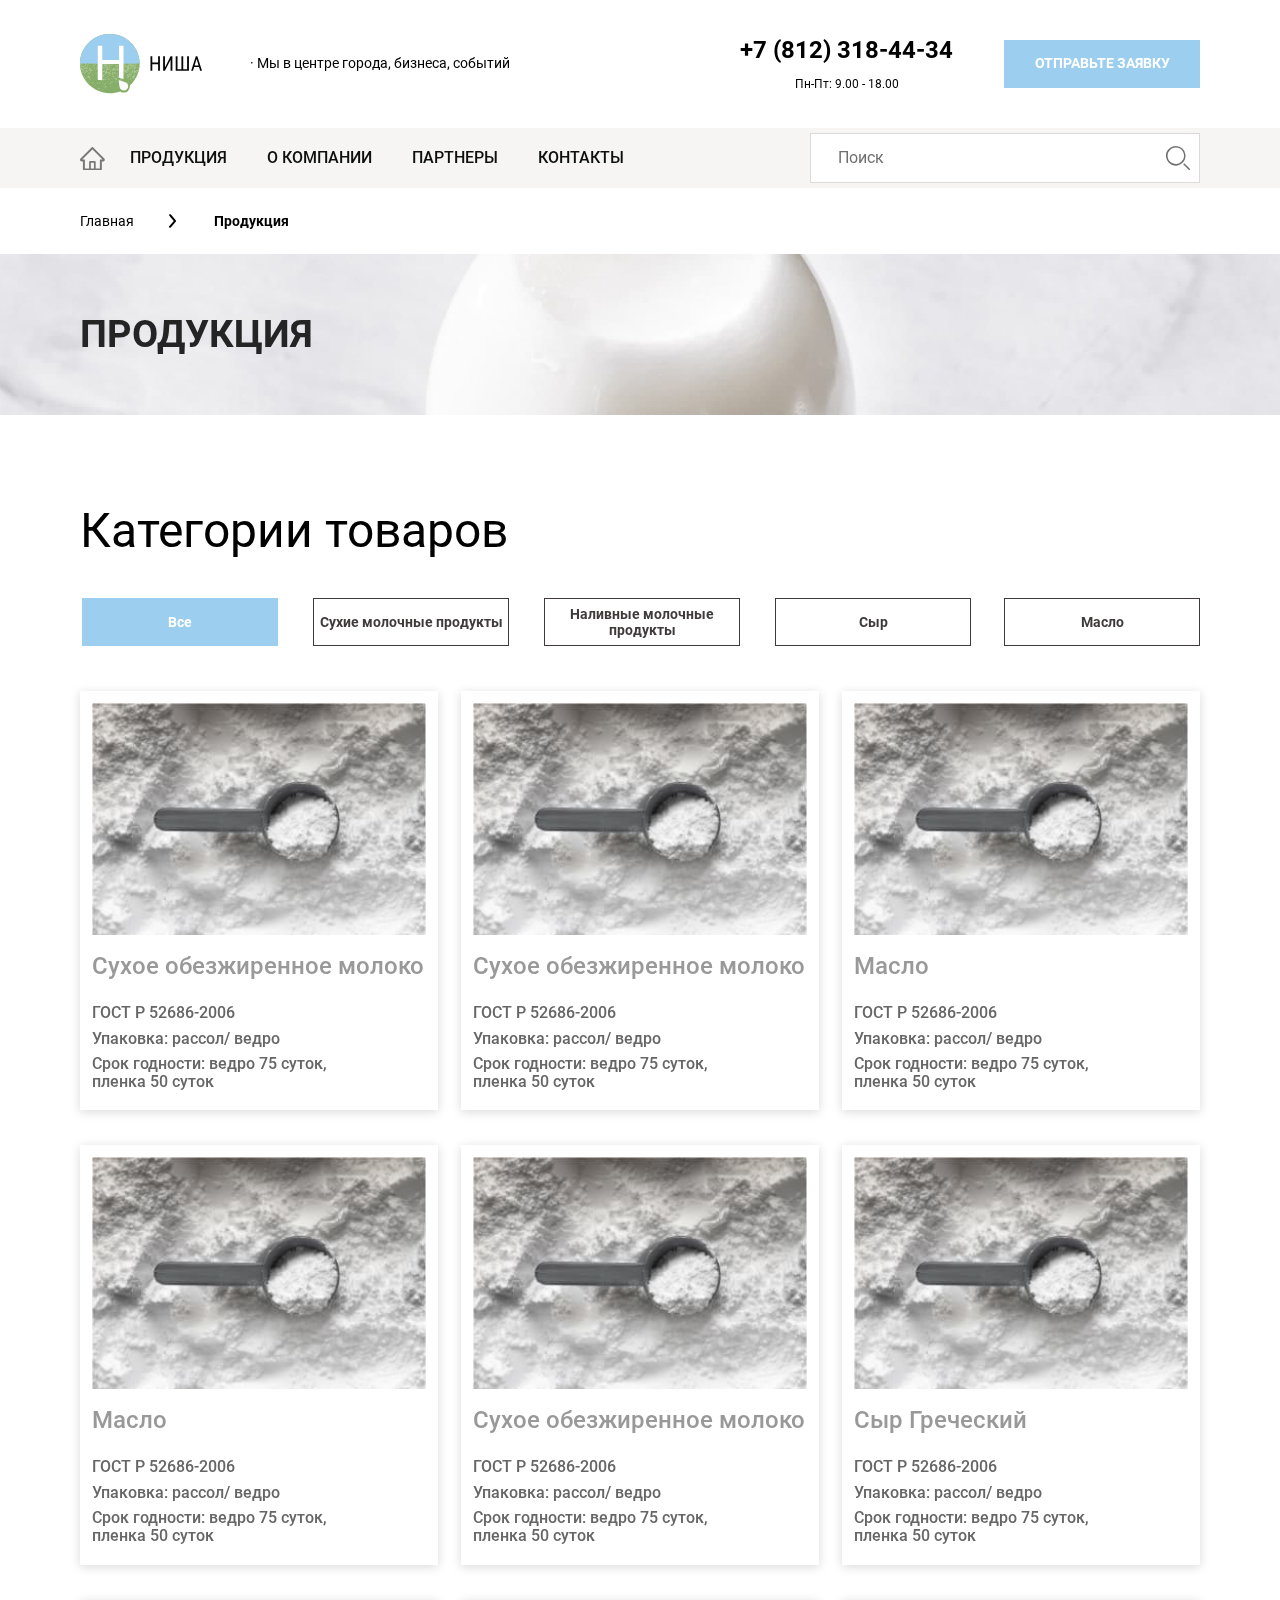
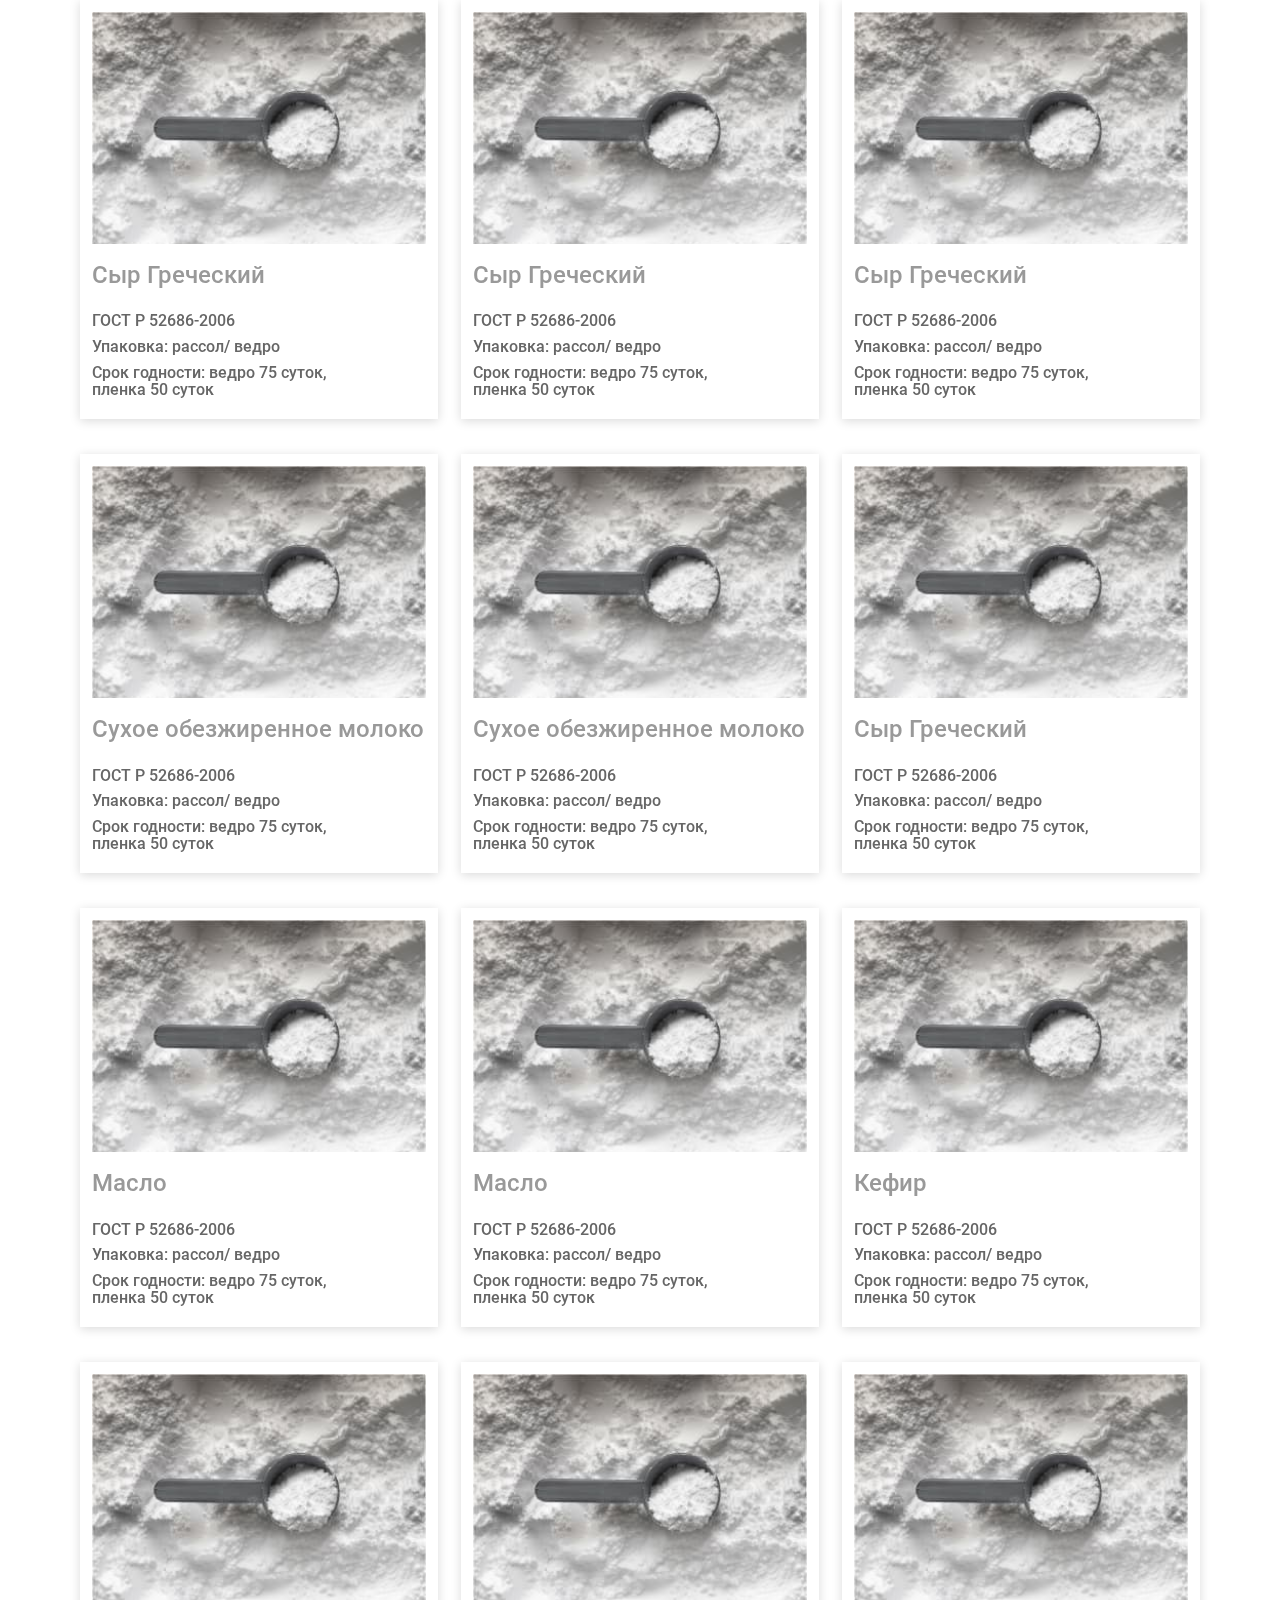
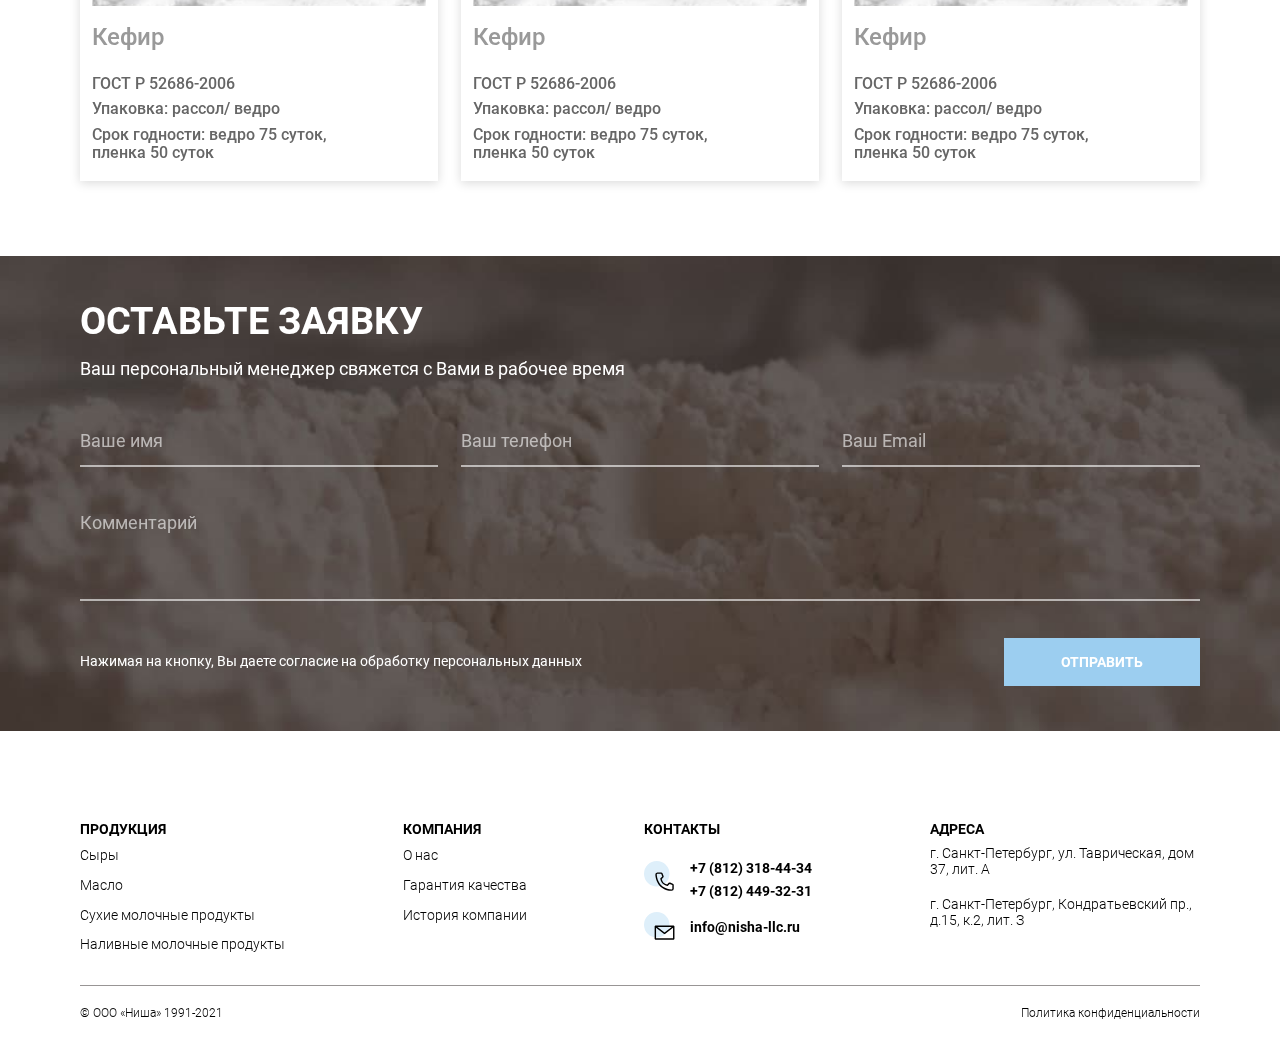
<file: products.html>
<!DOCTYPE html>
<html lang="ru">

<head>
  <meta charset="UTF-8">
  <meta name="viewport" content="width=device-width, initial-scale=1.0">
  <link rel="icon" href="/images/favicon.ico" type="image/x-icon">
  <link rel="shortcut icon" href="/images/favicon.ico" type="image/x-icon">
  <title>Молочка НИША</title>
  <link rel="stylesheet" href="css/swiper.css">
  <link rel="stylesheet" href="css/style.min.css">
</head>

<body>

  <div class="wrapper">
    <div class="mobile-menu">
      <div class="mobile-menu__inner">
        <div class="mobile-menu__close"></div>
        <div class="mobile-menu__callback callback">
          <a class="callback__phone" href="tel:+78123184434">+7 (812) 318-44-34</a>
          <div class="callback__schedule">Пн-Пт: 9.00 - 18.00 </div>
        </div>
        <a class="mobile-menu__btn btn" href="#application">Отправьте заявку</a>
      </div>
    </div>
    <header class="header">
      <div class="header__top">
        <div class="container">
          <div class="header__top-inner">
            <div class="header__top-left">
              <a class="logo" href="index.html">
                <img class="logo__img" src="images/logo.svg" alt="">
              </a>
              <p class="header__top-text"> · Мы в центре города, бизнеса, событий </p>
            </div>
            <div class="header__top-right">
              <div class="header__top-callback callback">
                <a class="callback__phone" href="tel:+78123184434">+7 (812) 318-44-34</a>
                <div class="callback__schedule">Пн-Пт: 9.00 - 18.00 </div>
              </div>
              <a class="header__top-btn btn" href="#application">Отправьте заявку</a>
            </div>
            <div class="burger">
              <div class="burger__inner">
                <div class="burger__item"></div>
                <div class="burger__item"></div>
                <div class="burger__item"></div>
              </div>
            </div>
          </div>
        </div>
      </div>
      <div class="header__bottom">
        <div class="container">
          <div class="header__bottom-inner">
            <nav class="header__menu">
              <ul class="header__menu-list">
                <li class="header__menu-item">
                  <a class="header__menu-link header__menu-link_home" href="index.html"></a>
                </li>
                <li class="header__menu-item">
                  <a class="header__menu-link" href="products.html">Продукция</a>
                </li>
                <li class="header__menu-item">
                  <a class="header__menu-link" href="about.html">О компании</a>
                </li>
                <li class="header__menu-item">
                  <a class="header__menu-link" href="index.html#partners">Партнеры</a>
                </li>
                <li class="header__menu-item">
                  <a class="header__menu-link" href="index.html#contacts">Контакты</a>
                </li>
              </ul>
            </nav>
            <div class="header__search">
              <form class="header__form" action="#" method="POST">
                <input class="header__input" type="search" name="search" autocomplete="off" placeholder="Поиск">
                <button class="header__form-btn" type="submit"></button>
              </form>
              <ul class="header__search-result-list">
                <li class="header__search-result-item">
                  <a class="header__search-result-link" href="product.html">Сухое молоко</a>
                </li>
                <li class="header__search-result-item">
                  <a class="header__search-result-link" href="product.html">Сухая сыворотка</a>
                </li>
                <li class="header__search-result-item">
                  <a class="header__search-result-link" href="product.html">Кефир</a>
                </li>
                <li class="header__search-result-item">
                  <a class="header__search-result-link" href="product.html">Ряженка</a>
                </li>
              </ul>
            </div>
          </div>
        </div>
      </div>
    </header>
    <main class="main">
      <section class="first-screen first-screen_products">
        <div class="container">
          <h1 class="first-screen__title">Продукция</h1>
        </div>
      </section>
      <div class="breadcrumb">
        <div class="container">
          <ul class="breadcrumb__list">
            <li class="breadcrumb__item">
              <a class="breadcrumb__link" href="index.html">Главная</a>
            </li>
            <li class="breadcrumb__item">
              <span class="breadcrumb__link breadcrumb__link_base">Продукция</span>
            </li>
          </ul>
        </div>
      </div>
      <section class="goods">
        <div class="container">
          <h2 class="goods__title">Категории товаров</h2>
          <div class="goods__buttons">
            <button class="goods__btn" type="button" data-filter="all">Все</button>
            <button class="goods__btn" type="button" data-filter=".dry-products">Сухие молочные продукты</button>
            <button class="goods__btn" type="button" data-filter=".bulk-products">Наливные молочные продукты</button>
            <button class="goods__btn" type="button" data-filter=".cheese">Сыр</button>
            <button class="goods__btn" type="button" data-filter=".butter">Масло</button>
          </div>
          <div class="goods__items">
            <article class="goods__item mix dry-products">
              <a class="goods__img-wrapper" href="product.html">
                <img class="goods__img" src="images/goods/powdered-milk.jpg" alt="">
              </a>
              <a class="goods__item-name" href="product.html">
                <h5>Сухое обезжиренное молоко</h5>
              </a>
              <div class="goods__item-text">ГОСТ Р 52686-2006</div>
              <div class="goods__item-text">Упаковка: рассол/ ведро</div>
              <div class="goods__item-text">Срок годности: ведро 75 суток, пленка 50 суток</div>
            </article>
            <article class="goods__item mix dry-products">
              <a class="goods__img-wrapper" href="product.html">
                <img class="goods__img" src="images/goods/powdered-milk.jpg" alt="">
              </a>
              <a class="goods__item-name" href="product.html">
                <h5>Сухое обезжиренное молоко</h5>
              </a>
              <div class="goods__item-text">ГОСТ Р 52686-2006</div>
              <div class="goods__item-text">Упаковка: рассол/ ведро</div>
              <div class="goods__item-text">Срок годности: ведро 75 суток, пленка 50 суток</div>
            </article>
            <article class="goods__item mix butter">
              <a class="goods__img-wrapper" href="product.html">
                <img class="goods__img" src="images/goods/powdered-milk.jpg" alt="">
              </a>
              <a class="goods__item-name" href="product.html">
                <h5>Масло</h5>
              </a>
              <div class="goods__item-text">ГОСТ Р 52686-2006</div>
              <div class="goods__item-text">Упаковка: рассол/ ведро</div>
              <div class="goods__item-text">Срок годности: ведро 75 суток, пленка 50 суток</div>
            </article>
            <article class="goods__item mix butter">
              <a class="goods__img-wrapper" href="product.html">
                <img class="goods__img" src="images/goods/powdered-milk.jpg" alt="">
              </a>
              <a class="goods__item-name" href="product.html">
                <h5>Масло</h5>
              </a>
              <div class="goods__item-text">ГОСТ Р 52686-2006</div>
              <div class="goods__item-text">Упаковка: рассол/ ведро</div>
              <div class="goods__item-text">Срок годности: ведро 75 суток, пленка 50 суток</div>
            </article>
            <article class="goods__item mix dry-products">
              <a class="goods__img-wrapper" href="product.html">
                <img class="goods__img" src="images/goods/powdered-milk.jpg" alt="">
              </a>
              <a class="goods__item-name" href="product.html">
                <h5>Сухое обезжиренное молоко</h5>
              </a>
              <div class="goods__item-text">ГОСТ Р 52686-2006</div>
              <div class="goods__item-text">Упаковка: рассол/ ведро</div>
              <div class="goods__item-text">Срок годности: ведро 75 суток, пленка 50 суток</div>
            </article>
            <article class="goods__item mix cheese">
              <a class="goods__img-wrapper" href="product.html">
                <img class="goods__img" src="images/goods/powdered-milk.jpg" alt="">
              </a>
              <a class="goods__item-name" href="product.html">
                <h5>Сыр Греческий</h5>
              </a>
              <div class="goods__item-text">ГОСТ Р 52686-2006</div>
              <div class="goods__item-text">Упаковка: рассол/ ведро</div>
              <div class="goods__item-text">Срок годности: ведро 75 суток, пленка 50 суток</div>
            </article>
            <article class="goods__item mix cheese">
              <a class="goods__img-wrapper" href="product.html">
                <img class="goods__img" src="images/goods/powdered-milk.jpg" alt="">
              </a>
              <a class="goods__item-name" href="product.html">
                <h5>Сыр Греческий</h5>
              </a>
              <div class="goods__item-text">ГОСТ Р 52686-2006</div>
              <div class="goods__item-text">Упаковка: рассол/ ведро</div>
              <div class="goods__item-text">Срок годности: ведро 75 суток, пленка 50 суток</div>
            </article>
            <article class="goods__item mix cheese">
              <a class="goods__img-wrapper" href="product.html">
                <img class="goods__img" src="images/goods/powdered-milk.jpg" alt="">
              </a>
              <a class="goods__item-name" href="product.html">
                <h5>Сыр Греческий</h5>
              </a>
              <div class="goods__item-text">ГОСТ Р 52686-2006</div>
              <div class="goods__item-text">Упаковка: рассол/ ведро</div>
              <div class="goods__item-text">Срок годности: ведро 75 суток, пленка 50 суток</div>
            </article>
            <article class="goods__item mix cheese">
              <a class="goods__img-wrapper" href="product.html">
                <img class="goods__img" src="images/goods/powdered-milk.jpg" alt="">
              </a>
              <a class="goods__item-name" href="product.html">
                <h5>Сыр Греческий</h5>
              </a>
              <div class="goods__item-text">ГОСТ Р 52686-2006</div>
              <div class="goods__item-text">Упаковка: рассол/ ведро</div>
              <div class="goods__item-text">Срок годности: ведро 75 суток, пленка 50 суток</div>
            </article>
            <article class="goods__item mix dry-products">
              <a class="goods__img-wrapper" href="product.html">
                <img class="goods__img" src="images/goods/powdered-milk.jpg" alt="">
              </a>
              <a class="goods__item-name" href="product.html">
                <h5>Сухое обезжиренное молоко</h5>
              </a>
              <div class="goods__item-text">ГОСТ Р 52686-2006</div>
              <div class="goods__item-text">Упаковка: рассол/ ведро</div>
              <div class="goods__item-text">Срок годности: ведро 75 суток, пленка 50 суток</div>
            </article>
            <article class="goods__item mix dry-products">
              <a class="goods__img-wrapper" href="product.html">
                <img class="goods__img" src="images/goods/powdered-milk.jpg" alt="">
              </a>
              <a class="goods__item-name" href="product.html">
                <h5>Сухое обезжиренное молоко</h5>
              </a>
              <div class="goods__item-text">ГОСТ Р 52686-2006</div>
              <div class="goods__item-text">Упаковка: рассол/ ведро</div>
              <div class="goods__item-text">Срок годности: ведро 75 суток, пленка 50 суток</div>
            </article>
            <article class="goods__item mix cheese">
              <a class="goods__img-wrapper" href="product.html">
                <img class="goods__img" src="images/goods/powdered-milk.jpg" alt="">
              </a>
              <a class="goods__item-name" href="product.html">
                <h5>Сыр Греческий</h5>
              </a>
              <div class="goods__item-text">ГОСТ Р 52686-2006</div>
              <div class="goods__item-text">Упаковка: рассол/ ведро</div>
              <div class="goods__item-text">Срок годности: ведро 75 суток, пленка 50 суток</div>
            </article>
            <article class="goods__item mix butter">
              <a class="goods__img-wrapper" href="product.html">
                <img class="goods__img" src="images/goods/powdered-milk.jpg" alt="">
              </a>
              <a class="goods__item-name" href="product.html">
                <h5>Масло</h5>
              </a>
              <div class="goods__item-text">ГОСТ Р 52686-2006</div>
              <div class="goods__item-text">Упаковка: рассол/ ведро</div>
              <div class="goods__item-text">Срок годности: ведро 75 суток, пленка 50 суток</div>
            </article>
            <article class="goods__item mix butter">
              <a class="goods__img-wrapper" href="product.html">
                <img class="goods__img" src="images/goods/powdered-milk.jpg" alt="">
              </a>
              <a class="goods__item-name" href="product.html">
                <h5>Масло</h5>
              </a>
              <div class="goods__item-text">ГОСТ Р 52686-2006</div>
              <div class="goods__item-text">Упаковка: рассол/ ведро</div>
              <div class="goods__item-text">Срок годности: ведро 75 суток, пленка 50 суток</div>
            </article>
            <article class="goods__item mix bulk-products">
              <a class="goods__img-wrapper" href="product.html">
                <img class="goods__img" src="images/goods/powdered-milk.jpg" alt="">
              </a>
              <a class="goods__item-name" href="product.html">
                <h5>Кефир</h5>
              </a>
              <div class="goods__item-text">ГОСТ Р 52686-2006</div>
              <div class="goods__item-text">Упаковка: рассол/ ведро</div>
              <div class="goods__item-text">Срок годности: ведро 75 суток, пленка 50 суток</div>
            </article>
            <article class="goods__item mix bulk-products">
              <a class="goods__img-wrapper" href="product.html">
                <img class="goods__img" src="images/goods/powdered-milk.jpg" alt="">
              </a>
              <a class="goods__item-name" href="product.html">
                <h5>Кефир</h5>
              </a>
              <div class="goods__item-text">ГОСТ Р 52686-2006</div>
              <div class="goods__item-text">Упаковка: рассол/ ведро</div>
              <div class="goods__item-text">Срок годности: ведро 75 суток, пленка 50 суток</div>
            </article>
            <article class="goods__item mix bulk-products">
              <a class="goods__img-wrapper" href="product.html">
                <img class="goods__img" src="images/goods/powdered-milk.jpg" alt="">
              </a>
              <a class="goods__item-name" href="product.html">
                <h5>Кефир</h5>
              </a>
              <div class="goods__item-text">ГОСТ Р 52686-2006</div>
              <div class="goods__item-text">Упаковка: рассол/ ведро</div>
              <div class="goods__item-text">Срок годности: ведро 75 суток, пленка 50 суток</div>
            </article>
            <article class="goods__item mix bulk-products">
              <a class="goods__img-wrapper" href="product.html">
                <img class="goods__img" src="images/goods/powdered-milk.jpg" alt="">
              </a>
              <a class="goods__item-name" href="product.html">
                <h5>Кефир</h5>
              </a>
              <div class="goods__item-text">ГОСТ Р 52686-2006</div>
              <div class="goods__item-text">Упаковка: рассол/ ведро</div>
              <div class="goods__item-text">Срок годности: ведро 75 суток, пленка 50 суток</div>
            </article>
          </div>
        </div>
      </section>
      <section class="application" id="application">
        <div class="container">
          <h2 class="application__title">Оставьте заявку</h2>
          <p class="application__text">
            Ваш персональный менеджер свяжется с Вами в рабочее время
          </p>
          <form class="application__form" action="#" method="post">
            <input class="application__input" type="text" name="username" placeholder="Ваше имя">
            <input class="application__input" type="tel" name="tel" placeholder="Ваш телефон">
            <input class="application__input" type="email" name="email" placeholder="Ваш Email">
            <textarea class="application__textarea" name="comment" placeholder="Комментарий"></textarea>
            <p class="application__agreement">
              Нажимая на кнопку, Вы даете<a href="privacy-policy.html">&nbsp;согласие на обработку персональных
                данных</a>
            </p>
            <button class="application__btn btn" type="submit">Отправить</button>
          </form>
        </div>
      </section>
    </main>
    <footer class="footer">
      <div class="container">
        <div class="footer__columns">
          <div class="footer__column">
            <h4 class="footer__column-title">Продукция</h4>
            <ul class="footer__column-list">
              <li class="footer__column-list-item">
                <a class="footer__column-item-link" href="product.html">Сыры</a>
              </li>
              <li class="footer__column-list-item">
                <a class="footer__column-item-link" href="product.html">Масло</a>
              </li>
              <li class="footer__column-list-item">
                <a class="footer__column-item-link" href="product.html">Сухие молочные продукты</a>
              </li>
              <li class="footer__column-list-item">
                <a class="footer__column-item-link" href="product.html">Наливные молочные продукты</a>
              </li>
            </ul>
          </div>
          <div class="footer__column">
            <h4 class="footer__column-title">Компания</h4>
            <ul class="footer__column-list">
              <li class="footer__column-list-item">
                <a class="footer__column-item-link" href="about.html">О нас</a>
              </li>
              <li class="footer__column-list-item">
                <a class="footer__column-item-link" href="about.html#guarantee">Гарантия качества</a>
              </li>
              <li class="footer__column-list-item">
                <a class="footer__column-item-link" href="about.html#history">История компании</a>
              </li>
            </ul>
          </div>
          <div class="footer__column footer__column_contact">
            <h4 class="footer__column-title">Контакты</h4>
            <div class="footer__column-phones">
              <a class="footer__column-phone" href="tel:+78123184434">
                +7 (812) 318-44-34
              </a>
              <a class="footer__column-phone" href="tel:+78124493231">
                +7 (812) 449-32-31
              </a>
            </div>
            <div class="footer__column-emails">
              <a class="footer__column-email" href="mailto:info@nisha-llc.ru">
                info@nisha-llc.ru
              </a>
            </div>
          </div>
          <div class="footer__column">
            <h4 class="footer__column-title">Адреса</h4>
            <address class="footer__column-addresses">
              <p class="footer__column-address">
                г. Санкт-Петербург, ул. Таврическая, дом 37, лит. А
              </p>
              <p class="footer__column-address">
                г. Санкт-Петербург, Кондратьевский пр., д.15, к.2, лит. З
              </p>
            </address>
          </div>
        </div>
        <div class="footer__bottom">
          <div class="footer__bottom-copy">© ООО «Ниша» 1991-2021</div>
          <a class="footer__policy" href="privacy-policy.html">Политика конфиденциальности</a>
        </div>
      </div>
    </footer>
  </div>

  <script src="js/swiper.js"></script>
  <script src="js/jquery-3.6.0.js"></script>
  <script src="js/mixitup.js"></script>
  <script src="js/main.min.js"></script>
</body>

</html>
</file>
<file: css/style.min.css>
.first-slider__title,.products__title,.partners__title,.contacts__title,.application__title,.first-screen__title,.advantage__title,.history__title,.guarantee__title,.privacy-policy__title{font-size:48px;font-weight:bold}@media (max-width: 1366px){.first-slider__title,.products__title,.partners__title,.contacts__title,.application__title,.first-screen__title,.advantage__title,.history__title,.guarantee__title,.privacy-policy__title{font-size:38px}}@media (max-width: 414px){.first-slider__title,.products__title,.partners__title,.contacts__title,.application__title,.first-screen__title,.advantage__title,.history__title,.guarantee__title,.privacy-policy__title{font-size:26px}}*{padding:0;margin:0;border:0}*,*:before,*:after{-webkit-box-sizing:border-box;box-sizing:border-box}:focus,:active{outline:none}a:focus,a:active{outline:none}nav,footer,header,aside{display:block}html,body{height:100%;width:100%;font-size:100%;font-family:'Roboto';line-height:1.1;font-size:16px;-ms-text-size-adjust:100%;-moz-text-size-adjust:100%;-webkit-text-size-adjust:100%}input::-ms-clear{display:none}button{cursor:pointer}input,button,textarea{font-family:inherit}button::-moz-focus-inner{padding:0;border:0}a,a:visited{text-decoration:none}a:hover{text-decoration:none}ul li{list-style:none}img{vertical-align:top}h1,h2,h3,h4,h5,h6{font-size:inherit;font-weight:inherit}.wrapper{overflow:hidden;display:-webkit-box;display:-ms-flexbox;display:flex;-webkit-box-orient:vertical;-webkit-box-direction:normal;-ms-flex-direction:column;flex-direction:column;min-height:100vh}.footer{margin-top:auto}.container{max-width:1150px;width:100%;padding:0 15px;margin:0 auto}.main{display:-webkit-box;display:-ms-flexbox;display:flex;-webkit-box-orient:vertical;-webkit-box-direction:normal;-ms-flex-direction:column;flex-direction:column}.btn{font-size:14px;font-weight:700;background-color:#9CCEF0;color:#fff;width:196px;height:48px;display:-webkit-box;display:-ms-flexbox;display:flex;-webkit-box-align:center;-ms-flex-align:center;align-items:center;-webkit-box-pack:center;-ms-flex-pack:center;justify-content:center;text-transform:uppercase;-webkit-transition:all 0.2s ease;-o-transition:all 0.2s ease;transition:all 0.2s ease}.btn:hover{background-color:#ABDDFF}@media (max-width: 600px){.btn{width:280px;height:60px;font-size:18px;background-color:#86AE67}}@font-face{font-family:"Roboto";font-style:normal;font-weight:300;src:url("../fonts/roboto-v27-latin_cyrillic-300.eot");src:local(""),url("../fonts/roboto-v27-latin_cyrillic-300.eot?#iefix") format("embedded-opentype"),url("../fonts/roboto-v27-latin_cyrillic-300.woff2") format("woff2"),url("../fonts/roboto-v27-latin_cyrillic-300.woff") format("woff"),url("../fonts/roboto-v27-latin_cyrillic-300.ttf") format("truetype"),url("../fonts/roboto-v27-latin_cyrillic-300.svg#Roboto") format("svg")}@font-face{font-family:"Roboto";font-style:normal;font-weight:400;src:url("../fonts/roboto-v27-latin_cyrillic-regular.eot");src:local(""),url("../fonts/roboto-v27-latin_cyrillic-regular.eot?#iefix") format("embedded-opentype"),url("../fonts/roboto-v27-latin_cyrillic-regular.woff2") format("woff2"),url("../fonts/roboto-v27-latin_cyrillic-regular.woff") format("woff"),url("../fonts/roboto-v27-latin_cyrillic-regular.ttf") format("truetype"),url("../fonts/roboto-v27-latin_cyrillic-regular.svg#Roboto") format("svg")}@font-face{font-family:"Roboto";font-style:normal;font-weight:500;src:url("../fonts/roboto-v27-latin_cyrillic-500.eot");src:local(""),url("../fonts/roboto-v27-latin_cyrillic-500.eot?#iefix") format("embedded-opentype"),url("../fonts/roboto-v27-latin_cyrillic-500.woff2") format("woff2"),url("../fonts/roboto-v27-latin_cyrillic-500.woff") format("woff"),url("../fonts/roboto-v27-latin_cyrillic-500.ttf") format("truetype"),url("../fonts/roboto-v27-latin_cyrillic-500.svg#Roboto") format("svg")}@font-face{font-family:"Roboto";font-style:normal;font-weight:700;src:url("../fonts/roboto-v27-latin_cyrillic-700.eot");src:local(""),url("../fonts/roboto-v27-latin_cyrillic-700.eot?#iefix") format("embedded-opentype"),url("../fonts/roboto-v27-latin_cyrillic-700.woff2") format("woff2"),url("../fonts/roboto-v27-latin_cyrillic-700.woff") format("woff"),url("../fonts/roboto-v27-latin_cyrillic-700.ttf") format("truetype"),url("../fonts/roboto-v27-latin_cyrillic-700.svg#Roboto") format("svg")}.header__top-inner{padding:34px 0;display:-webkit-box;display:-ms-flexbox;display:flex;-webkit-box-pack:justify;-ms-flex-pack:justify;justify-content:space-between;-webkit-box-align:center;-ms-flex-align:center;align-items:center}.header__top-left{display:-webkit-box;display:-ms-flexbox;display:flex;-webkit-box-align:center;-ms-flex-align:center;align-items:center;-webkit-box-pack:justify;-ms-flex-pack:justify;justify-content:space-between;max-width:445px;width:100%;padding-right:15px}.header__top-text{font-size:14px}.header__top-right{display:-webkit-box;display:-ms-flexbox;display:flex;-webkit-box-align:center;-ms-flex-align:center;align-items:center;-webkit-box-pack:justify;-ms-flex-pack:justify;justify-content:space-between;max-width:460px;width:100%}.header__bottom{background-color:#f6f5f4}.header__bottom-inner{display:-webkit-box;display:-ms-flexbox;display:flex;-webkit-box-pack:justify;-ms-flex-pack:justify;justify-content:space-between;-webkit-box-align:center;-ms-flex-align:center;align-items:center;height:60px;background-color:#f6f5f4}.header__menu{width:570px;width:100%;height:100%;display:-webkit-box;display:-ms-flexbox;display:flex;-webkit-box-align:center;-ms-flex-align:center;align-items:center}.header__menu-list{width:100%;height:100%;display:-webkit-box;display:-ms-flexbox;display:flex;-webkit-box-align:center;-ms-flex-align:center;align-items:center;text-transform:uppercase}.header__menu-item{-webkit-transition:all 0.1s ease;-o-transition:all 0.1s ease;transition:all 0.1s ease;height:100%;display:-webkit-box;display:-ms-flexbox;display:flex;-webkit-box-align:center;-ms-flex-align:center;align-items:center}.header__menu-item:not(:first-child):hover{background-color:#d8d7d7}.header__menu-item:not(:first-child):active{background-color:#ebeaea}.header__menu-link{color:#0e0f0f;font-weight:500;font-size:16px;height:100%;display:-webkit-box;display:-ms-flexbox;display:flex;-webkit-box-align:center;-ms-flex-align:center;align-items:center;padding:0 20px}.header__menu-link_home{background-image:url(../images/icons/home.svg);background-repeat:no-repeat;background-position:50%;display:inline-block;width:25px;height:23px;-webkit-transition:all 0.05s ease;-o-transition:all 0.05s ease;transition:all 0.05s ease;padding:0;margin-right:5px}.header__menu-link_home:hover{background-color:#d8d7d7}.header__menu-link_home:active{background-color:transparent}.header__search{position:relative}.header__form{position:relative;display:-webkit-box;display:-ms-flexbox;display:flex;-webkit-box-align:center;-ms-flex-align:center;align-items:center}.header__input{border:1px solid #dcd9d9;padding:14px 40px 15px 27px;width:390px;font-size:16px}.header__input::-webkit-input-placeholder{color:#6f6f70;font-size:16px}.header__input::-moz-placeholder{color:#6f6f70;font-size:16px}.header__input:-ms-input-placeholder{color:#6f6f70;font-size:16px}.header__input::-ms-input-placeholder{color:#6f6f70;font-size:16px}.header__input::placeholder{color:#6f6f70;font-size:16px}.header__form-btn{background-image:url(../images/icons/search.svg);width:24px;height:24px;position:absolute;right:10px;background-color:transparent}.header__search-result-list{display:none;position:absolute;z-index:2;-webkit-box-shadow:0px 1px 3px rgba(0,0,0,0.25);box-shadow:0px 1px 3px rgba(0,0,0,0.25);width:100%}.header__search-result-item{width:100%;background-color:#fff;display:none}.header__search-result-item:hover{background:#007bc2}.header__search-result-item:hover .header__search-result-link{color:#fff}.header__search-result-link{color:#031124;width:100%;height:100%;padding:10px 0 10px 25px;display:inline-block}@media (max-width: 1024px){.header__input{width:260px}.header__menu-link{font-size:15px}}@media (max-width: 960px){.header__top-text{display:none}.header__top-left{width:140px;margin-right:10%}.header__top-right{width:90%;max-width:2000px;-ms-flex-pack:distribute;justify-content:space-around}}@media (max-width: 860px){.header__top-text{display:none}.header__top-left{width:140px;margin-right:5%}.header__top-right{width:90%;max-width:2000px;-ms-flex-pack:distribute;justify-content:space-around}.header__bottom-inner{height:0}.header__search{display:none}.header__menu{position:fixed;left:50%;top:50px;-webkit-transform:translateX(-50%);-ms-transform:translateX(-50%);transform:translateX(-50%);height:55%;max-height:430px;max-width:220px;margin:0 auto;z-index:-1;opacity:0;-webkit-transition:all 0.3s ease;-o-transition:all 0.3s ease;transition:all 0.3s ease}.header__menu-list{-webkit-box-orient:vertical;-webkit-box-direction:normal;-ms-flex-direction:column;flex-direction:column;-webkit-box-align:start;-ms-flex-align:start;align-items:start}.header__menu-item{border-bottom:1px solid #7A7877;width:100%}.header__menu-item:not(:first-child):hover{background-color:transparent}.header__menu-item:not(:first-child):active{background-color:transparent}.header__menu-link{font-size:18px;text-align:left;padding:0}.swiper-wrapper{margin-top:-38px}}@media (max-width: 768px){.header__top-callback{display:none}}@media (max-width: 600px){.header__top-btn{display:none}}@media (max-height: 500px) and (max-width: 860px){.header__menu{top:15px}}.logo{max-width:120px;width:100%;height:60px}.logo__img{height:100%}.callback{text-align:center}.callback__phone{color:#000;font-size:24px;font-weight:700;margin-bottom:15px;display:inline-block}.callback__schedule{font-size:12px}.burger{max-width:32px;width:100%;height:32px;cursor:pointer;display:none;-webkit-box-align:center;-ms-flex-align:center;align-items:center;-webkit-box-pack:center;-ms-flex-pack:center;justify-content:center;margin:0 5%}.burger__inner{position:relative;width:27px;height:21px}.burger__item{width:100%;width:27px;height:2px;background-color:#000;position:absolute;top:50%}.burger__item:first-child{top:0}.burger__item:last-child{bottom:0;top:auto}@media (max-width: 860px){.burger{display:-webkit-box;display:-ms-flexbox;display:flex}}.mobile-menu{position:fixed;width:100%;height:100%;left:0;top:0;z-index:-1;background-color:transparent;-webkit-transition:all 0.3s ease;-o-transition:all 0.3s ease;transition:all 0.3s ease;display:-webkit-box;display:-ms-flexbox;display:flex;-webkit-box-pack:center;-ms-flex-pack:center;justify-content:center;opacity:0}.mobile-menu_active{opacity:1;z-index:20;background-color:#fff}.mobile-menu_active ~ .header .header__menu{opacity:1;z-index:21}.mobile-menu__inner{max-width:260px;width:100%;height:100%;display:-webkit-box;display:-ms-flexbox;display:flex;-webkit-box-pack:end;-ms-flex-pack:end;justify-content:flex-end;-webkit-box-align:center;-ms-flex-align:center;align-items:center;-webkit-box-orient:vertical;-webkit-box-direction:normal;-ms-flex-direction:column;flex-direction:column;padding:32px 16px}.mobile-menu__close{position:fixed;z-index:25;top:48px;right:52px;width:32px;height:32px;background-image:url(../images/icons/close.svg);background-repeat:no-repeat;background-position:50%;cursor:pointer}.mobile-menu__callback{margin-bottom:15px}@media (max-width: 720px){.mobile-menu__close{right:47px}}@media (max-width: 400px){.mobile-menu__close{right:10px}}.first-slider__slide-inner{display:-webkit-box;display:-ms-flexbox;display:flex;-webkit-box-pack:justify;-ms-flex-pack:justify;justify-content:space-between}.first-slider__content{margin-top:22px}.first-slider__title{color:#242424;max-width:485px;text-transform:uppercase}.first-slider__title span{display:block;margin-top:18px;font-size:16px;font-weight:500}.first-slider__item{max-width:390px;width:100%;background:rgba(222,239,250,0.5);padding:26px 40px 26px 26px;margin-bottom:44px;display:-webkit-box;display:-ms-flexbox;display:flex;-webkit-box-pack:justify;-ms-flex-pack:justify;justify-content:space-between;-webkit-box-align:center;-ms-flex-align:center;align-items:center}.first-slider__item-img-wrapper{margin-right:30px;max-width:108px;min-width:108px;max-height:100px;overflow:hidden;-o-object-fit:cover;object-fit:cover}.first-slider__item-img{width:100%}.first-slider__item-text{max-width:200px}.first-slider .swiper-slide{background-repeat:no-repeat;background-size:cover;background-position:50%;padding:38px 0 34px}@media (max-width: 1366px){.first-slider__slide-inner{padding:0 110px}}@media (max-width: 1024px){.first-slider__slide-inner{padding:0 20px}}@media (max-width: 840px){.first-slider__slide-inner{-webkit-box-orient:vertical;-webkit-box-direction:normal;-ms-flex-direction:column;flex-direction:column;padding:0}.first-slider__items{display:-webkit-box;display:-ms-flexbox;display:flex}.first-slider__content{margin-bottom:30px}.first-slider__item{padding:16px 20px 16px 16px}.first-slider__item:first-child{margin-right:20px}}@media (max-width: 720px){.first-slider__slide-inner{-webkit-box-orient:vertical;-webkit-box-direction:normal;-ms-flex-direction:column;flex-direction:column;padding:0}.first-slider__items{-webkit-box-orient:vertical;-webkit-box-direction:normal;-ms-flex-direction:column;flex-direction:column;-webkit-box-align:center;-ms-flex-align:center;align-items:center}}@media (max-width: 414px){.first-slider .swiper-slide{background-size:100% 200px;background-position:0 35px}.first-slider__content{margin-bottom:95px}.first-slider__item:first-child{margin:0 0 10px}.first-slider__item:last-child{margin:0}.first-slider__title{font-size:26px}.first-slider__title span{font-size:13px}.first-slider__item-img-wrapper{margin-right:15px;max-width:90px;min-width:90px}.first-slider__item-text{font-size:15px}}.swiper-pagination-bullet{height:21px;width:21px;background:#dfdfdf;border:1px solid rgba(0,0,0,0.27);-webkit-transition:all 0.2s ease;-o-transition:all 0.2s ease;transition:all 0.2s ease;opacity:1}.swiper-buttons{max-width:1460px;position:relative;z-index:10;bottom:220px;left:50%;-webkit-transform:translate(-50%, -50%);-ms-transform:translate(-50%, -50%);transform:translate(-50%, -50%)}.swiper-pagination{bottom:20px}.swiper-pagination-bullet-active{background:#6bbef5;border:1px solid rgba(0,0,0,0.27)}.swiper-button-prev,.swiper-button-next{width:86px;height:136px;background:rgba(222,239,250,0.5);margin-top:-70px}.swiper-button-prev::after,.swiper-button-next::after{font-size:0;background-repeat:no-repeat;background-position:50%;height:37px;width:20px;background-image:url(../images/icons/arrow-black-left.svg)}.swiper-button-next::after{margin-right:-10px;-webkit-transform:rotate(-180deg);-ms-transform:rotate(-180deg);transform:rotate(-180deg)}@media (max-width: 1024px){.swiper-buttons{display:none}}@media (max-width: 414px){.swiper-pagination{display:none}}.achievements__items{display:-webkit-box;display:-ms-flexbox;display:flex;-webkit-box-pack:justify;-ms-flex-pack:justify;justify-content:space-between;padding:90px 0;text-align:center}.achievements__item{display:-webkit-box;display:-ms-flexbox;display:flex;-webkit-box-orient:vertical;-webkit-box-direction:normal;-ms-flex-direction:column;flex-direction:column;-webkit-box-align:center;-ms-flex-align:center;align-items:center;width:24%}.achievements__img{margin-bottom:28px;max-width:130px;max-height:120px;overflow:hidden}.achievements__img img{-o-object-fit:cover;object-fit:cover;height:100%;width:100%}.achievements__text{font-size:18px;line-height:1.2}@media (max-width: 768px){.achievements__text{font-size:16px}}@media (max-width: 720px){.achievements__items{-ms-flex-wrap:wrap;flex-wrap:wrap;padding:50px 0 90px}.achievements__item{width:50%;margin-bottom:20px;padding:0 5px}}@media (max-width: 375px){.achievements__items{padding:0 0 90px}.achievements__img{max-width:110px;max-height:110px}}.products__inner{display:-webkit-box;display:-ms-flexbox;display:flex;-ms-flex-wrap:wrap;flex-wrap:wrap;-webkit-box-pack:justify;-ms-flex-pack:justify;justify-content:space-between;-webkit-box-align:center;-ms-flex-align:center;align-items:center;padding:30px 0 90px}.products__title{color:#242424;margin-bottom:48px;width:calc(100% - 200px);text-transform:uppercase}.products__items{display:-webkit-box;display:-ms-flexbox;display:flex;-webkit-box-pack:justify;-ms-flex-pack:justify;justify-content:space-between;width:100%}.products__item{position:relative;width:25%;max-width:280px;height:380px;overflow:hidden}.products__item:not(:last-child){margin-right:4px}.products__img{position:absolute;left:0;top:0;width:100%;height:100%;-o-object-fit:cover;object-fit:cover}.products__item-content{width:100%;height:32%;position:absolute;left:0;bottom:0;background:rgba(69,67,66,0.7);padding:0 15px;color:#fff;-webkit-transition:all 0.2s ease;-o-transition:all 0.2s ease;transition:all 0.2s ease}.products__item-content:hover{background:#454342}.products__item-title{position:relative;width:81%;height:100%;display:-webkit-box;display:-ms-flexbox;display:flex;-webkit-box-align:center;-ms-flex-align:center;align-items:center;font-size:18px;font-weight:700}.products__item-title::after{content:"";position:absolute;right:-45px;top:50%;-webkit-transform:translateY(-50%);-ms-transform:translateY(-50%);transform:translateY(-50%);width:45px;height:65px;padding:20px 15px;background-image:url(../images/icons/arrow-white-right.svg);background-repeat:no-repeat;background-position:50%}@media (max-width: 1023px){.products__item{height:300px}.products__item-title{font-size:16px}}@media (max-width: 768px){.products__items{-ms-flex-wrap:wrap;flex-wrap:wrap;-ms-flex-pack:distribute;justify-content:space-around}.products__item,.products__item:not(:last-child){height:380px;width:48%;margin:0 1% 20px}.products__item-title{font-size:18px}}@media (max-width: 600px){.products__item,.products__item:not(:last-child){height:310px;width:48%;margin:0 1% 20px}.products__item-title{font-size:16px}.products__btn{-webkit-box-ordinal-group:2;-ms-flex-order:1;order:1;margin:30px auto 0}.products__title{width:100%;font-weight:400}}@media (max-width: 414px){.products__item,.products__item:not(:last-child){width:100%;margin:0 auto 20px;height:380px}.products__title{text-align:center;font-size:24px}}.partners-countries{background-image:url(../images/main/quality-frame.jpg);background-position:50%;background-repeat:no-repeat;background-size:cover;padding:115px 0}.partners-countries p{color:#454342;font-size:18px;font-weight:500;width:700px;max-width:80%;margin-bottom:20px}.partners-countries p:last-child{margin:0}@media (max-width: 768px){.partners-countries{padding:75px 0}}@media (max-width: 600px){.partners-countries p{max-width:100%}}@media (max-width: 600px){.partners-countries{padding:32px 0 43px}}.partners__title{color:#242424;padding:90px 0 45px}.partners__slider{padding-bottom:180px}.partners__slide-inner{display:-webkit-box;display:-ms-flexbox;display:flex;-ms-flex-wrap:wrap;flex-wrap:wrap;-ms-flex-pack:distribute;justify-content:space-around}.partners__img{max-width:186px;max-height:150px;padding:0 18px;display:-webkit-box;display:-ms-flexbox;display:flex;-webkit-box-align:center;-ms-flex-align:center;align-items:center;overflow:hidden}.partners__img img{max-width:100%}.partners__pagination{margin-bottom:90px}@media (max-width: 1365px){.partners__slide-inner{max-width:calc(100% - 220px);margin:0 auto}}@media (max-width: 768px){.partners__slide-inner{max-width:100%}}@media (max-width: 414px){.partners__img{width:50%;padding:0 3px}.partners__slider{padding-bottom:80px}}.contacts__title{color:#242424;margin-bottom:45px}.contacts__desc{margin-bottom:30px;max-width:450px;line-height:1.2}.contacts__content{display:-webkit-box;display:-ms-flexbox;display:flex;margin-bottom:90px}.contacts__map{margin-right:46px}.contacts__phone,.contacts__email,.contacts__address{padding-left:80px;margin-bottom:50px;position:relative}.contacts__phone p,.contacts__email p,.contacts__address p{margin-bottom:15px;line-height:1.3}.contacts__phone::before,.contacts__email::before,.contacts__address::before{content:'';position:absolute;left:0;top:15px;-webkit-transform:translateY(-50%);-ms-transform:translateY(-50%);transform:translateY(-50%);width:48px;height:45px}.contacts__phone::before{background-image:url(../images/icons/phone.svg)}.contacts__email::before{background-image:url(../images/icons/email.svg)}.contacts__address::before{background-image:url(../images/icons/address.svg)}@media (max-width: 1120px){.contacts__map iframe{width:500px;height:350px}}@media (max-width: 1024px){.contacts__map{margin:0}.contacts__map iframe{max-width:700px;width:100%;height:450px}.contacts__content{-webkit-box-orient:vertical;-webkit-box-direction:reverse;-ms-flex-direction:column-reverse;flex-direction:column-reverse}.contacts__address{margin:40px 0 0}.contacts__phone-fax{margin-left:-50px}.contacts__title{margin-bottom:28px;font-weight:400}.contacts__desc{margin-bottom:50px}}.application{background-image:url(../images/main/application-background.jpg);background-repeat:no-repeat;background-position:50%;background-size:cover}.application__title{color:#fff;margin-bottom:15px;padding-top:45px;text-transform:uppercase}.application__text{font-size:18px;margin-bottom:50px;max-width:550px;color:#fff;line-height:1.2}.application__form{padding-bottom:45px;display:-webkit-box;display:-ms-flexbox;display:flex;-ms-flex-wrap:wrap;flex-wrap:wrap;-webkit-box-pack:justify;-ms-flex-pack:justify;justify-content:space-between}.application__input{background:transparent;color:#fff;width:32%;border-bottom:2px solid rgba(255,255,255,0.6);padding-bottom:14px;font-size:18px;margin-bottom:45px}.application__input::-webkit-input-placeholder{color:rgba(255,255,255,0.6)}.application__input::-moz-placeholder{color:rgba(255,255,255,0.6)}.application__input:-ms-input-placeholder{color:rgba(255,255,255,0.6)}.application__input::-ms-input-placeholder{color:rgba(255,255,255,0.6)}.application__input::placeholder{color:rgba(255,255,255,0.6)}.application__textarea{background:transparent;color:#fff;width:100%;border-bottom:2px solid rgba(255,255,255,0.6);resize:none;padding-bottom:45px;font-size:18px;margin-bottom:37px}.application__textarea::-webkit-input-placeholder{color:rgba(255,255,255,0.6)}.application__textarea::-moz-placeholder{color:rgba(255,255,255,0.6)}.application__textarea:-ms-input-placeholder{color:rgba(255,255,255,0.6)}.application__textarea::-ms-input-placeholder{color:rgba(255,255,255,0.6)}.application__textarea::placeholder{color:rgba(255,255,255,0.6)}.application__agreement{color:#fff;font-size:14px;max-width:60%;margin-top:14px;padding-right:10px;line-height:1.3}.application__agreement a{color:#fff}@media (max-width: 768px){.application__input{width:100%;margin-bottom:30px}.application__textarea{margin-top:10px}}@media (max-width: 600px){.application{background:transparent}.application__title{color:#000;padding:0}.application__text{font-size:14px;color:#000}.application__input,.application__textarea{color:#000;font-size:24px;border-bottom-color:rgba(0,0,0,0.6)}.application__input::-webkit-input-placeholder, .application__textarea::-webkit-input-placeholder{color:rgba(0,0,0,0.6)}.application__input::-moz-placeholder, .application__textarea::-moz-placeholder{color:rgba(0,0,0,0.6)}.application__input:-ms-input-placeholder, .application__textarea:-ms-input-placeholder{color:rgba(0,0,0,0.6)}.application__input::-ms-input-placeholder, .application__textarea::-ms-input-placeholder{color:rgba(0,0,0,0.6)}.application__input::placeholder,.application__textarea::placeholder{color:rgba(0,0,0,0.6)}.application__textarea{margin-bottom:20px}.application__form{-webkit-box-orient:vertical;-webkit-box-direction:normal;-ms-flex-direction:column;flex-direction:column;padding:0}.application__agreement{margin-bottom:30px;max-width:100%;color:#000}.application__agreement a{color:#000}.application__btn{margin:0 auto}}.breadcrumb{padding:24px 0;display:-webkit-box;display:-ms-flexbox;display:flex;-webkit-box-align:center;-ms-flex-align:center;align-items:center;-webkit-box-ordinal-group:0;-ms-flex-order:-1;order:-1}.breadcrumb__list{display:-webkit-box;display:-ms-flexbox;display:flex}.breadcrumb__item{position:relative}.breadcrumb__item:not(:first-child){padding-left:80px}.breadcrumb__item:not(:first-child)::before{content:"";width:7px;height:14px;background:url(../images/icons/arrow-black-left.svg) center/cover no-repeat;position:absolute;left:35px;top:50%;-webkit-transform:translateY(-50%) rotate(180deg);-ms-transform:translateY(-50%) rotate(180deg);transform:translateY(-50%) rotate(180deg)}.breadcrumb__link{font-size:14px;color:#000}.breadcrumb__link_base{font-weight:700}@media (max-width: 720px){.breadcrumb__item:not(:first-child){padding-left:35px}.breadcrumb__item:not(:first-child)::before{left:13px}.breadcrumb{padding:14px 0;-webkit-box-ordinal-group:1;-ms-flex-order:0;order:0}}.first-screen{background-repeat:no-repeat;background-position:50%;background-size:cover;padding:90px 0}.first-screen_about{background-image:url(../images/first-screen/about.jpg)}.first-screen_products{background-image:url(../images/first-screen/products.jpg)}.first-screen__title{color:#242424;text-transform:uppercase}@media (max-width: 1366px){.first-screen{padding:60px 0}}@media (max-width: 414px){.first-screen{padding:20px 0}}.about{padding:45px 0;position:relative}.about__inner{display:-webkit-box;display:-ms-flexbox;display:flex;-webkit-box-align:center;-ms-flex-align:center;align-items:center;-webkit-box-pack:justify;-ms-flex-pack:justify;justify-content:space-between}.about__text{max-width:680px}.about__text p{margin-bottom:40px}.about__text p:last-child{margin:0}.about__img{margin-right:-200px;max-width:525px;max-height:350px}@media (max-width: 1536px){.about__img{margin-right:-100px}}@media (max-width: 1366px){.about__img{margin-right:0}}@media (max-width: 900px){.about__img{display:none}}.advantage{background:#9ccef0}.advantage__title{padding-top:45px;color:#fff;margin-bottom:45px}.advantage__list{-webkit-columns:390px 2;-moz-columns:390px 2;columns:390px 2;padding-bottom:30px;color:#fff;counter-reset:num-counter;-moz-column-gap:50px}.advantage__item{padding-left:125px;position:relative;min-height:93px;max-width:480px;list-style:none;display:-webkit-box;display:-ms-flexbox;display:flex;-webkit-box-align:center;-ms-flex-align:center;align-items:center}.advantage__item::before{content:"0" counter(num-counter);counter-increment:num-counter;color:#378ccc;display:-webkit-box;display:-ms-flexbox;display:flex;-webkit-box-align:center;-ms-flex-align:center;align-items:center;-webkit-box-pack:center;-ms-flex-pack:center;justify-content:center;max-width:93px;width:100%;max-height:81px;height:100%;background-image:url(../images/icons/drop.svg);position:absolute;left:0;top:50%;font-size:24px;font-weight:700;-webkit-transform:translateY(-50%);-ms-transform:translateY(-50%);transform:translateY(-50%)}@media (max-width: 850px){.advantage__items{-webkit-columns:500px 1;-moz-columns:500px 1;columns:500px 1}.advantage__item{margin:0 auto 20px}}@media (max-width: 720px){.advantage__title{font-size:30px}}@media (max-width: 414px){.advantage{background:#378CCC}.advantage__title{font-size:24px;font-weight:400;text-transform:uppercase}.advantage__list{margin-top:130px;padding:0}.advantage__item{padding:0;-webkit-box-align:start;-ms-flex-align:start;align-items:flex-start;min-height:140px}.advantage__item:last-child{min-height:100px}.advantage__item:last-child::before{top:-60%}.advantage__item::before{top:-45%}}.history__items{background-image:url(../images/history-company/track.svg);background-repeat:no-repeat;background-size:contain;background-position:10% 0;margin-bottom:145px;padding:60px 0 355px;position:relative}.history__items::after{display:inline-block;content:"";max-width:283px;width:100%;height:283px;position:absolute;left:-45px;bottom:100px;background:url(../images/history-company/history-bunch.jpg) 50%/contain no-repeat}.history__items-inner{display:-webkit-box;display:-ms-flexbox;display:flex;-webkit-box-orient:vertical;-webkit-box-direction:normal;-ms-flex-direction:column;flex-direction:column}.history__title{color:#242424;margin-top:80px}.history__item{max-width:400px;position:relative}.history__item p:not(:last-child){margin-bottom:20px}.history__item:nth-child(1)::after{content:"";max-width:250px;width:100%;height:165px;position:absolute;left:-210px;bottom:-235px;background:url(../images/history-company/history-spoon.jpg) 50%/contain no-repeat}.history__item:nth-child(2){margin-bottom:170px}.history__item:nth-child(2)::after{content:"";max-width:320px;width:100%;height:205px;position:absolute;right:-300px;bottom:-255px;background:url(../images/history-company/history-milk.jpg) 50%/contain no-repeat}.history__item:nth-child(4){margin-top:-15px}.history__item_right-align{-ms-flex-item-align:end;align-self:flex-end}.history__item-img{max-width:320px;display:none}.history__item-img img{-o-object-fit:cover;object-fit:cover}@media (max-width: 1800px){.history__item:nth-child(2)::after{display:none}}@media (max-width: 1700px){.history__item{margin-top:30px}.history__items{background-size:100% 100%}}@media (max-width: 1500px){.history__item:nth-child(4){margin-top:-75px}}@media (max-width: 1440px){.history__item:nth-child(1)::after{left:10%}.history__items::after{display:none}}@media (max-width: 1300px){.history__items{background:transparent;padding:40px 10% 0;margin:15px 0 70px}.history__item:nth-child(1),.history__item:nth-child(2),.history__item:nth-child(3),.history__item:nth-child(4){margin:0 auto 20px}.history__item:nth-child(1)::after,.history__item:nth-child(2)::after,.history__item:nth-child(3)::after,.history__item:nth-child(4)::after{display:none}.history__item-img{display:block;margin:0 auto}.history__title{margin:45px 0 0 -30px;text-align:center}}@media (max-width: 480px){.history__items{padding:0}.history__title{margin-bottom:40px}}.guarantee{background-image:url(../images/main/guarantee.jpg);background-repeat:no-repeat;background-position:50%;background-size:cover}.guarantee__inner{padding:45px 0 22px;display:-webkit-box;display:-ms-flexbox;display:flex;-webkit-box-pack:justify;-ms-flex-pack:justify;justify-content:space-between}.guarantee__content{width:600px;color:#fff;max-width:55%}.guarantee__title{color:#fff;margin-bottom:45px;text-transform:uppercase}.guarantee__text{line-height:1.2}.guarantee__text p{margin-bottom:23px}.guarantee__gost{display:-webkit-box;display:-ms-flexbox;display:flex;-webkit-box-pack:justify;-ms-flex-pack:justify;justify-content:space-between;-webkit-box-align:center;-ms-flex-align:center;align-items:center;max-width:330px;max-height:90px;color:#fff;-ms-flex-item-align:end;-ms-grid-row-align:end;align-self:end}.guarantee__file{max-width:50px;max-height:50px;margin-right:18px;width:100%}@media (max-width: 767px){.guarantee__inner{-webkit-box-orient:vertical;-webkit-box-direction:normal;-ms-flex-direction:column;flex-direction:column;padding:22px 0}.guarantee__content{max-width:100%}.guarantee__gost{-ms-flex-item-align:start;-ms-grid-row-align:start;align-self:start;max-width:400px}.guarantee__file{max-width:90px;max-height:90px}.guarantee__title{margin-bottom:40px;font-weight:400}}.goods__title{margin:90px 0 40px;font-size:48px}.goods__buttons{display:-webkit-box;display:-ms-flexbox;display:flex;-webkit-box-pack:justify;-ms-flex-pack:justify;justify-content:space-between;margin-bottom:45px}.goods__btn{max-width:196px;height:48px;width:100%;border:1px solid #3f3b3b;color:#3f3b3b;background:transparent;font-size:14px;font-weight:700;margin:0 2px;padding:0 5px;-webkit-transition:all 0.3s ease;-o-transition:all 0.3s ease;transition:all 0.3s ease}.goods__btn:hover{background:#9ccef0;border:1px solid #9ccef0;color:#fff}.goods__btn:last-child{margin:0}.goods__items{display:-webkit-box;display:-ms-flexbox;display:flex;-ms-flex-wrap:wrap;flex-wrap:wrap;margin-bottom:40px}.goods__item{margin-bottom:35px;margin-right:2%;width:calc(100% / 3 - (((3 * 2%) - 2%) / 3));-webkit-box-shadow:0px 2px 10px rgba(0,0,0,0.15);box-shadow:0px 2px 10px rgba(0,0,0,0.15);padding:12px;display:block}.goods__item:nth-child(3n){margin-right:0}.goods__img-wrapper{width:100%;max-height:232px;overflow:hidden;margin-bottom:17px;display:block}.goods__img{width:100%}.goods__item-name{color:#999999;font-size:24px;font-weight:500;line-height:1.2;margin-bottom:23px;display:block}.goods__item-text{color:#666666;font-weight:500;margin-bottom:8px;max-width:290px}.goods .mixitup-control-active{background:#9ccef0;border:1px solid #9ccef0;color:#fff}@media (max-width: 900px){.goods__item{margin-bottom:25px}.goods__item-name{font-size:20px}.goods__item-text{font-size:14px}}@media (max-width: 768px){.goods__buttons{margin-bottom:40px;-ms-flex-wrap:wrap;flex-wrap:wrap;-webkit-box-pack:start;-ms-flex-pack:start;justify-content:start}.goods__btn{max-width:32%;margin:0 5px 5px 0}.goods__title{font-size:24px}}@media (max-width: 720px){.goods__item{margin-right:1%;width:calc(100% / 2 - (((2 * 1%) - 1%) / 2))}.goods__item:nth-child(3n){margin-right:1%}.goods__item:nth-child(2n){margin-right:0}}@media (max-width: 600px){.goods .mixitup-control-active{background:#86ae67;border:1px solid #86ae67;color:#fff}.goods__btn:hover{background:#86ae67;border:1px solid #86ae67;color:#fff}}@media (max-width: 560px){.goods__btn{max-width:48%;margin:0 1% 5px 0}.goods__buttons{margin-bottom:25px}}@media (max-width: 500px){.goods__item{margin:0 auto 10px;width:100%;max-width:400px}.goods__item:nth-child(3n),.goods__item:nth-child(2n){margin:0 auto 10px}}@media (max-width: 375px){.goods__btn{max-width:100%;margin:0 0 5px}}.product__content{display:-webkit-box;display:-ms-flexbox;display:flex;margin-bottom:90px}.product__img-wrapper{max-width:550px;width:100%;max-height:550px;margin-right:40px}.product__img{width:100%}.product__info{max-width:50%}.product__name{font-size:48px;margin-bottom:45px}.product__name-desc{font-size:18px;margin-bottom:45px}.product__gost{font-size:24px;font-weight:700;margin-bottom:10px}.product__gost-text{font-size:18px;margin-bottom:45px}.product__title{font-size:24px;margin-bottom:45px}.product__producer-item{margin-bottom:12px}.product__producer-link{font-size:18px;color:#025E9D}.product__desc{margin-bottom:90px}.product__subtitle{font-weight:500;font-size:18px;margin-bottom:10px}.product__subtitle-text{font-size:18px;margin-bottom:30px}.product__desc-table th{text-align:left;font-size:18px;font-weight:500;padding-bottom:13px}.product__desc-table th:nth-child(2n){padding-left:175px;text-align:right}.product__desc-table td{font-size:18px;padding-bottom:10px}.product__desc-table td:nth-child(2n){padding-left:175px;text-align:right}@media (max-width: 1024px){.product__content{-webkit-box-orient:vertical;-webkit-box-direction:normal;-ms-flex-direction:column;flex-direction:column;margin-bottom:45px}.product__name{font-size:34px;margin:20px 0}.product__img-wrapper{margin-bottom:20px}.product__name-desc{margin-bottom:45px}.product__info{width:100%;max-width:600px}}@media (max-width: 720px){.product__desc-table tr{display:-webkit-box;display:-ms-flexbox;display:flex;-webkit-box-orient:vertical;-webkit-box-direction:normal;-ms-flex-direction:column;flex-direction:column;margin-bottom:5px}.product__desc-table tr td:nth-child(2n){text-align:left;padding:0 0 15px}.product__desc-table tr th{padding-bottom:30px}.product__desc-table tr th:nth-child(2){display:none}.product__title{margin-bottom:30px}}.privacy-policy__title{margin:10px 0 20px}.privacy-policy__text{font-size:24px;margin:30px 0}.footer__columns{padding:90px 0 20px;display:-webkit-box;display:-ms-flexbox;display:flex;-webkit-box-pack:justify;-ms-flex-pack:justify;justify-content:space-between;border-bottom:1px solid #989595}.footer__column:not(:last-child){padding-right:14px}.footer__column-title{font-size:14px;font-weight:700;text-transform:uppercase;letter-spacing:1.2;line-height:1.2;margin-bottom:9px}.footer__column-list-item{margin-bottom:10px}.footer__column-item-link{color:#000;font-weight:300;font-size:14px;line-height:1.4}.footer__column-phone,.footer__column-email{font-weight:700;font-size:14px;color:#000;margin-bottom:7px;white-space:nowrap}.footer__column-phones,.footer__column-emails{position:relative;padding-left:46px}.footer__column-phones::before,.footer__column-emails::before{background-repeat:no-repeat;background-position:50%;content:"";position:absolute;width:34px;height:34px;left:0;top:35%;-webkit-transform:translateY(-50%);-ms-transform:translateY(-50%);transform:translateY(-50%)}.footer__column-phones{margin:24px 0 14px;display:-webkit-box;display:-ms-flexbox;display:flex;-webkit-box-orient:vertical;-webkit-box-direction:normal;-ms-flex-direction:column;flex-direction:column}.footer__column-phones::before{background-image:url(../images/icons/phone.svg)}.footer__column-emails{display:-webkit-box;display:-ms-flexbox;display:flex;-webkit-box-orient:vertical;-webkit-box-direction:normal;-ms-flex-direction:column;flex-direction:column}.footer__column-emails::before{background-image:url(../images/icons/email.svg)}.footer__column-addresses{height:70%;display:-webkit-box;display:-ms-flexbox;display:flex;-webkit-box-orient:vertical;-webkit-box-direction:normal;-ms-flex-direction:column;flex-direction:column;-webkit-box-pack:justify;-ms-flex-pack:justify;justify-content:space-between}.footer__column-address{max-width:270px;font-style:normal;font-size:14px;font-weight:300;margin-bottom:20px}.footer__bottom{display:-webkit-box;display:-ms-flexbox;display:flex;-webkit-box-pack:justify;-ms-flex-pack:justify;justify-content:space-between;padding:15px 0 20px}.footer__bottom-copy,.footer__policy{font-size:12px;font-weight:300;line-height:2;color:#000}@media (max-width: 768px){.footer__columns{-ms-flex-wrap:wrap;flex-wrap:wrap;padding-bottom:0}.footer__column{width:50%;margin-bottom:15px}.footer__column_contact{-webkit-box-ordinal-group:0;-ms-flex-order:-1;order:-1}}@media (max-width: 500px){.footer__columns{-webkit-box-orient:vertical;-webkit-box-direction:normal;-ms-flex-direction:column;flex-direction:column}.footer__column{margin-bottom:25px;width:100%;margin-bottom:20px}.footer__column-phone,.footer__column-email{font-size:24px}.footer__column-phones,.footer__column-emails{padding-left:65px}.footer__column-phones::before,.footer__column-emails::before{height:45px;width:48px}.footer__column-item-link,.footer__column-address{font-size:18px}}@media (max-width: 370px){.footer__bottom{-webkit-box-orient:vertical;-webkit-box-direction:normal;-ms-flex-direction:column;flex-direction:column}}
</file>
